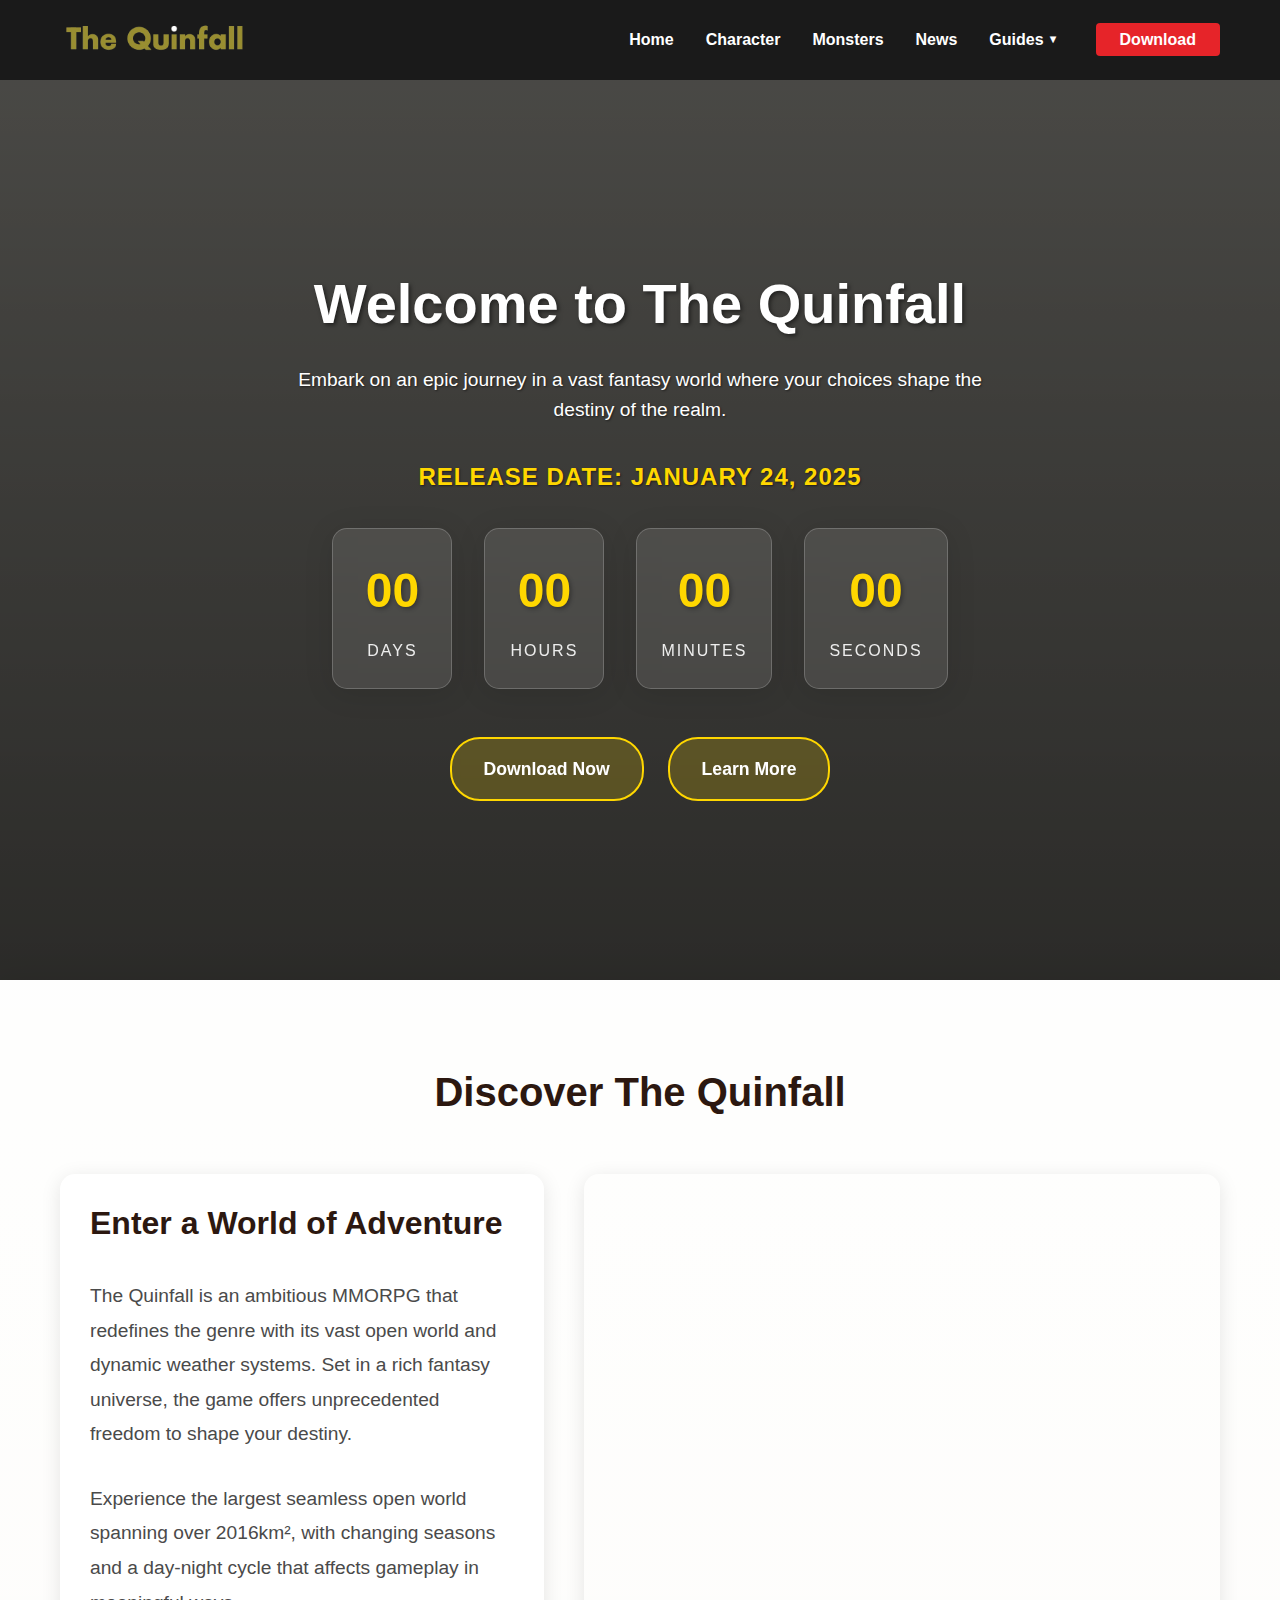
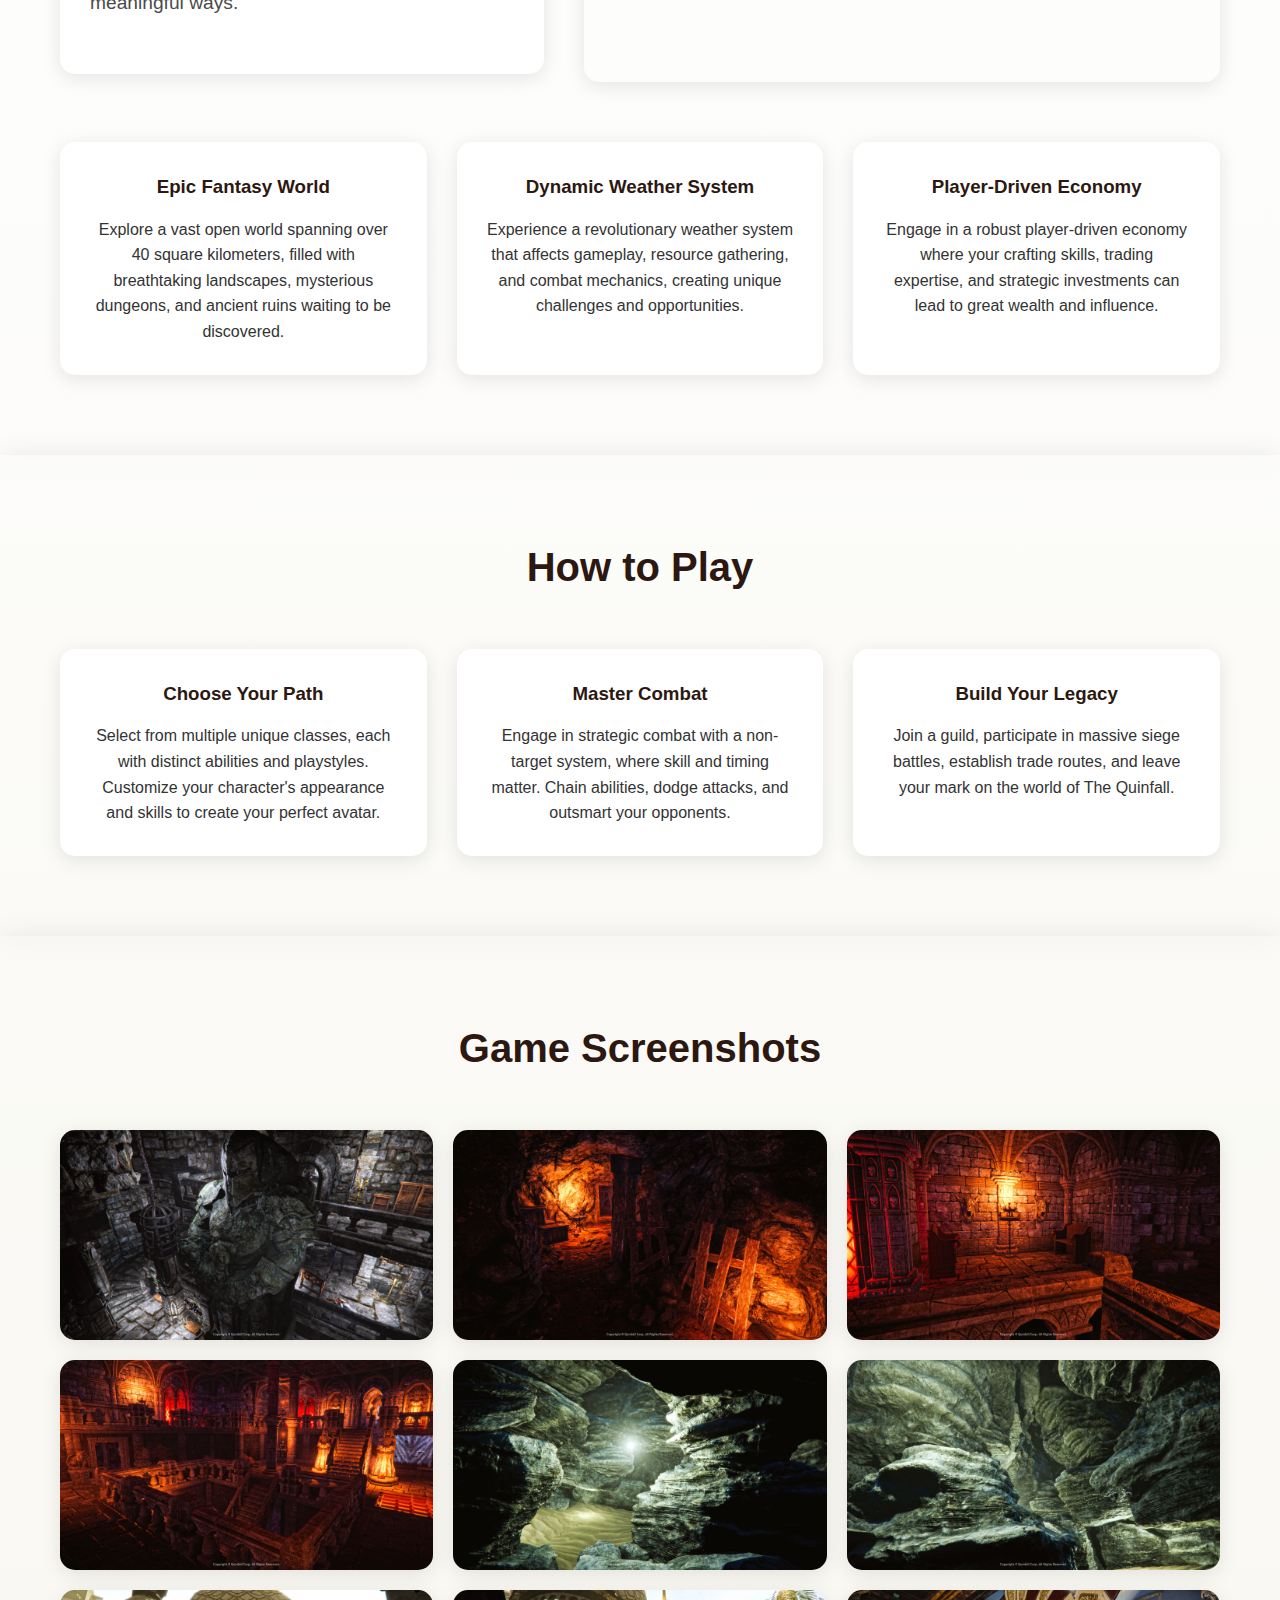
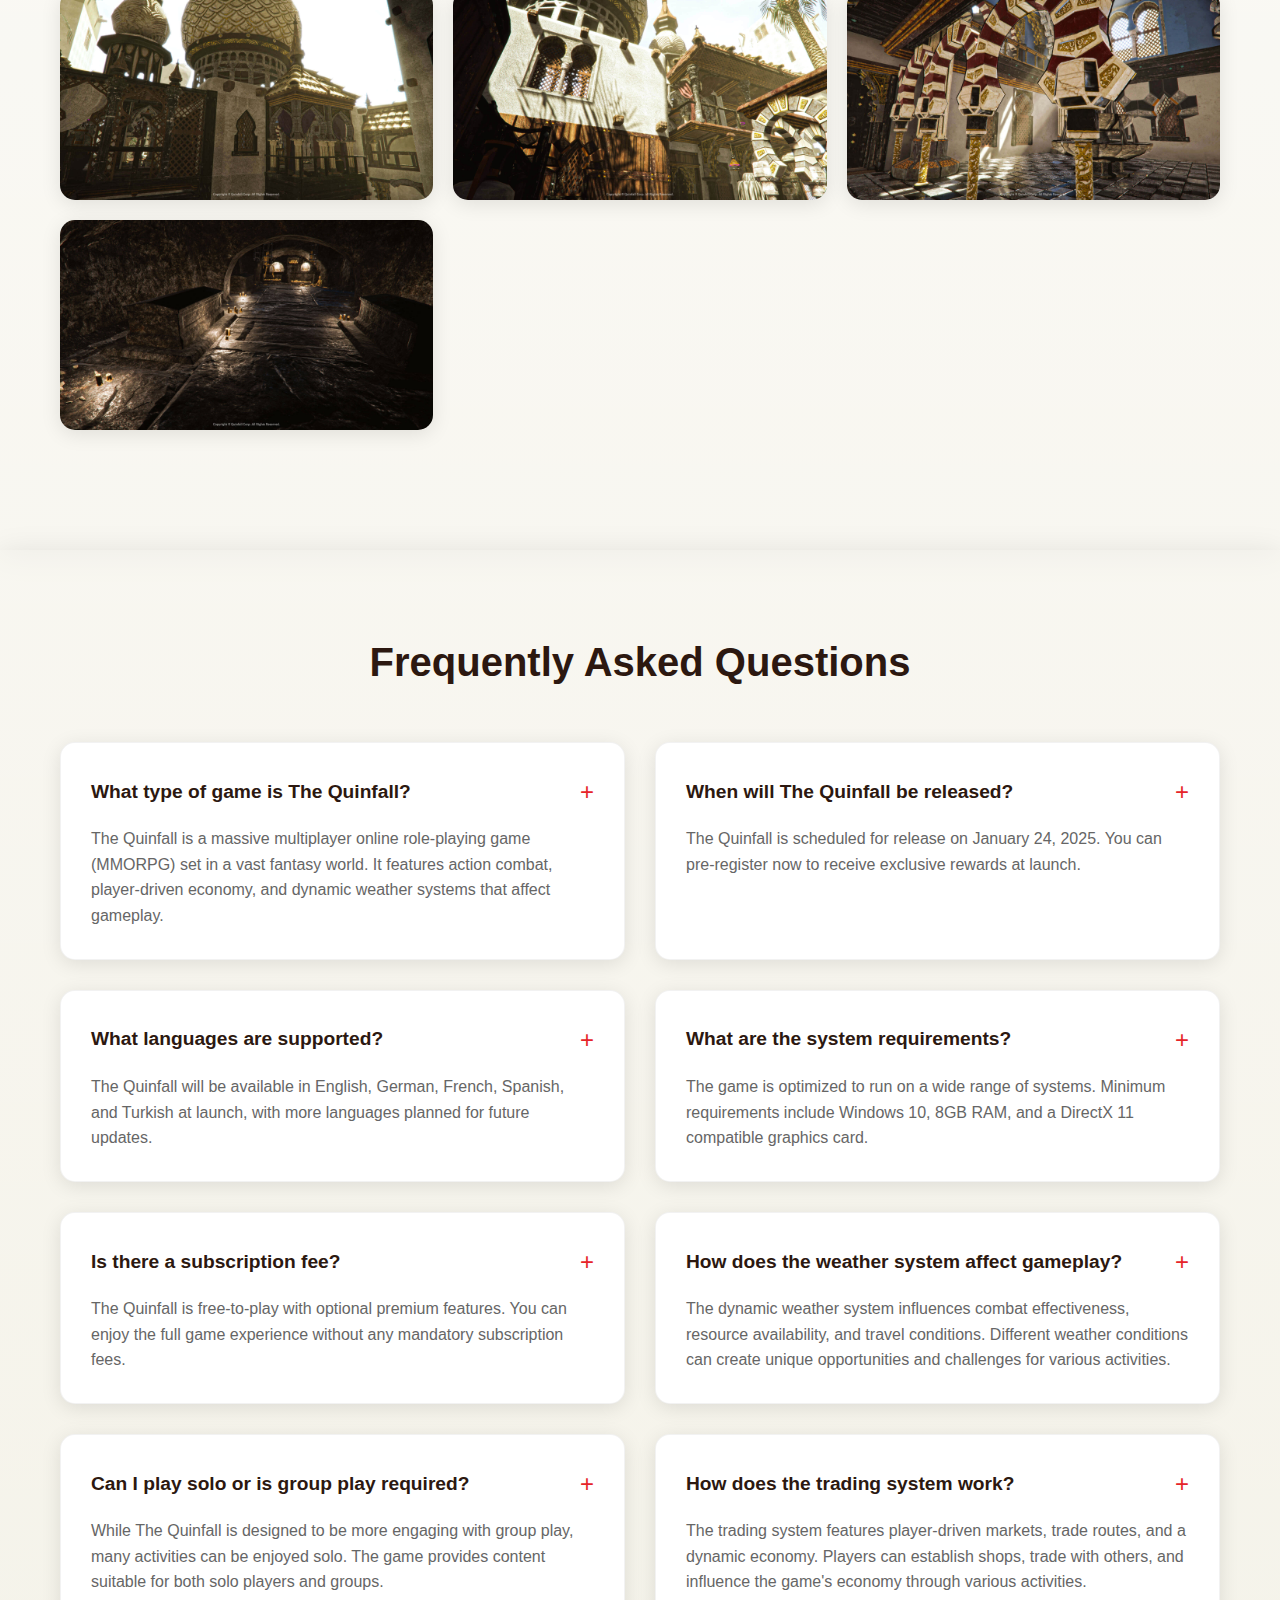
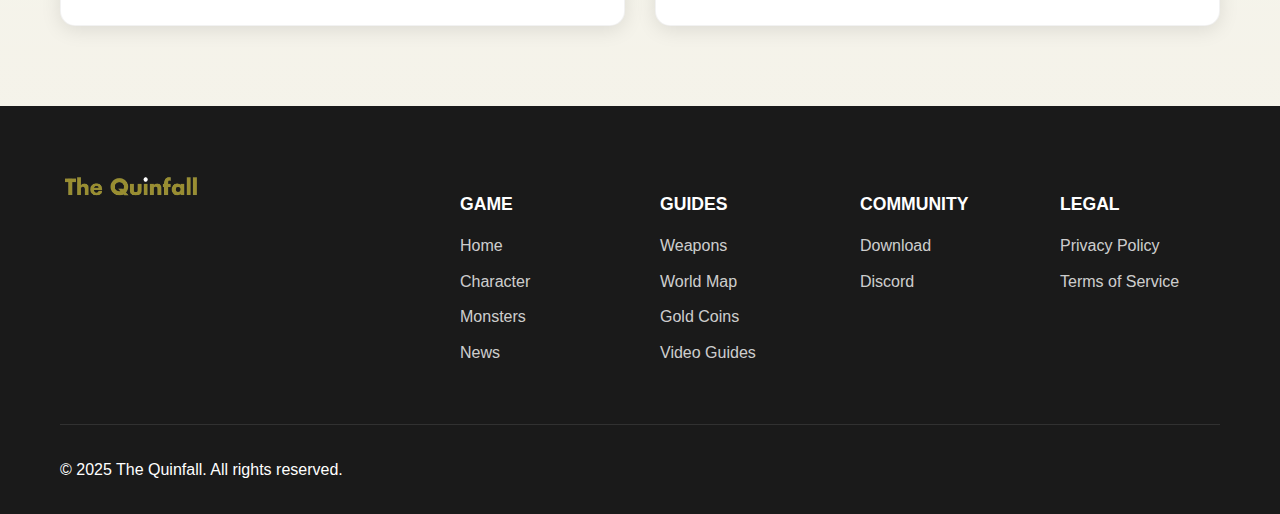
<file: index.html>
<!DOCTYPE html>
<html lang="en">
    <head>
        <meta charset="UTF-8">
        <meta name="viewport" content="width=device-width, initial-scale=1.0">
        <title>The Quinfall - Epic Fantasy MMORPG Adventure Game</title>
        <meta name="description" content="Experience The Quinfall, an epic fantasy MMORPG with a vast open world, dynamic weather system, and player-driven economy. Join the adventure in this immersive multiplayer experience.">
        <meta name="keywords" content="the quinfall, mmorpg, fantasy game, open world game, multiplayer game, rpg game, online rpg">
        
        <!-- Open Graph / Facebook -->
        <meta property="og:type" content="website">
        <meta property="og:url" content="https://thequinfall.com/">
        <meta property="og:title" content="The Quinfall - Epic Fantasy MMORPG Adventure">
        <meta property="og:description" content="Experience The Quinfall, an epic fantasy MMORPG with a vast open world, dynamic weather system, and player-driven economy. Join the adventure in this immersive multiplayer experience.">
        <meta property="og:image" content="https://thequinfall.com/static/logo.png">
        <meta property="og:site_name" content="The Quinfall">
        <meta property="og:locale" content="en_US">
        
        <!-- Twitter -->
        <meta name="twitter:card" content="summary_large_image">
        <meta name="twitter:url" content="https://thequinfall.com/">
        <meta name="twitter:title" content="The Quinfall - Epic Fantasy MMORPG Adventure">
        <meta name="twitter:description" content="Experience The Quinfall, an epic fantasy MMORPG with a vast open world, dynamic weather system, and player-driven economy. Join the adventure in this immersive multiplayer experience.">
        <meta name="twitter:image" content="https://thequinfall.com/static/logo.png">
        
        <!-- Favicon -->
        <link rel="icon" type="image/x-icon" href="static/favicon.ico" sizes="32x32">
        <link rel="apple-touch-icon" href="static/logo.png">
        
        <!-- Canonical -->
        <link rel="canonical" href="https://thequinfall.com/">
        
        <!-- Styles -->
        <link rel="stylesheet" href="static/base.css?v=0.6">
        <meta name="yandex-verification" content="d40cadd59e30ff97" />
        <!-- Microsoft Validation -->
        <meta name="msvalidate.01" content="B362957FC36C5EDDD6079B6D78330424">
        
        <!-- IndexNow -->
        <meta name="IndexNow-Key" content="B362957FC36C5EDDD6079B6D78330424">
        
        <!-- Google tag (gtag.js) -->
        <script async src="https://www.googletagmanager.com/gtag/js?id=G-Q621KQNVG8"></script>
        <script>
          window.dataLayer = window.dataLayer || [];
          function gtag(){dataLayer.push(arguments);}
          gtag('js', new Date());

          gtag('config', 'G-Q621KQNVG8');
        </script>
        <style>
            main {
                background: linear-gradient(180deg, #f5f3e8 0%, #e8e4d0 100%);
                min-height: 100vh;
            }

            .section-common {
                padding: 80px 0;
                background: rgba(255, 255, 255, 0.9);
                box-shadow: 0 4px 30px rgba(0, 0, 0, 0.1);
            }

            .section-title {
                text-align: center;
                margin-bottom: 50px;
                color: #2c1810;
                font-size: 2.5em;
            }

            .video-section {
                display: flex;
                gap: 40px;
                align-items: start;
                margin-bottom: 60px;
            }

            .intro-content {
                flex: 4;
                padding: 30px;
                background: #fff;
                border-radius: 15px;
                box-shadow: 0 4px 20px rgba(0, 0, 0, 0.1);
                height: 500px;
                display: flex;
                flex-direction: column;
                justify-content: center;
            }

            .intro-content h3 {
                color: #2c1810;
                margin-bottom: 30px;
                font-size: 2em;
            }

            .intro-content p {
                font-size: 1.2em;
                line-height: 1.8;
                color: #4a4a4a;
                margin-bottom: 30px;
            }

            .video-container {
                flex: 6;
            }

            .video-wrapper {
                border-radius: 15px;
                overflow: hidden;
                box-shadow: 0 4px 20px rgba(0, 0, 0, 0.1);
            }

            .features-grid {
                display: grid;
                grid-template-columns: repeat(3, 1fr);
                gap: 30px;
            }

            .feature-card {
                background: #fff;
                padding: 30px;
                border-radius: 15px;
                box-shadow: 0 4px 20px rgba(0, 0, 0, 0.1);
                transition: transform 0.3s ease;
            }

            .feature-card:hover {
                transform: translateY(-5px);
            }

            .feature-card h3 {
                color: #2c1810;
                margin-bottom: 15px;
            }

            .screenshots-grid {
                display: grid;
                grid-template-columns: repeat(3, 1fr);
                gap: 30px;
                margin-bottom: 40px;
            }

            .screenshot-placeholder {
                aspect-ratio: 16/9;
                background: #e0ddd1;
                border-radius: 15px;
                overflow: hidden;
                box-shadow: 0 4px 20px rgba(0, 0, 0, 0.1);
            }

            .faq-grid {
                display: grid;
                grid-template-columns: repeat(2, 1fr);
                gap: 30px;
            }

            .faq-item {
                background: #fff;
                padding: 30px;
                border-radius: 15px;
                box-shadow: 0 4px 20px rgba(0, 0, 0, 0.1);
            }

            .faq-item h3 {
                color: #2c1810;
                margin-bottom: 15px;
            }

            /* Section specific backgrounds */
            #about {
                background: linear-gradient(180deg, rgba(255, 255, 255, 0.95) 0%, rgba(255, 255, 255, 0.85) 100%);
            }

            .how-to-play {
                background: linear-gradient(180deg, rgba(255, 255, 255, 0.85) 0%, rgba(255, 255, 255, 0.75) 100%);
            }

            .screenshots {
                background: linear-gradient(180deg, rgba(255, 255, 255, 0.75) 0%, rgba(255, 255, 255, 0.65) 100%);
            }

            .faq {
                background: linear-gradient(180deg, rgba(255, 255, 255, 0.65) 0%, rgba(255, 255, 255, 0.55) 100%);
            }

            @media (max-width: 768px) {
                .video-section {
                    flex-direction: column;
                }

                .intro-content, .video-container {
                    flex: 1;
                    width: 100%;
                }

                .features-grid, .screenshots-grid, .faq-grid {
                    grid-template-columns: 1fr;
                }
            }

            /* Hero section styles */
            .hero {
                position: relative;
                min-height: 100vh;
                display: flex;
                align-items: center;
                justify-content: center;
                color: #fff;
                text-align: center;
                background: linear-gradient(rgba(0, 0, 0, 0.5), rgba(0, 0, 0, 0.7)), no-repeat center center;
                background-size: cover;
            }

            .hero-content {
                max-width: 800px;
                padding: 2rem;
                z-index: 1;
            }

            .hero h1 {
                font-size: 3.5em;
                margin-bottom: 1rem;
                text-shadow: 2px 2px 4px rgba(0, 0, 0, 0.5);
            }

            .hero p {
                font-size: 1.2em;
                margin-bottom: 2rem;
                text-shadow: 1px 1px 2px rgba(0, 0, 0, 0.5);
            }

            .release-date {
                font-size: 1.5em;
                font-weight: bold;
                color: #ffd700;
                margin-bottom: 2rem;
                text-shadow: 1px 1px 2px rgba(0, 0, 0, 0.5);
            }

            .countdown-container {
                display: flex;
                justify-content: center;
                gap: 2rem;
                margin-bottom: 3rem;
            }

            .countdown-item {
                background: rgba(255, 255, 255, 0.1);
                backdrop-filter: blur(10px);
                padding: 1.5rem;
                border-radius: 15px;
                min-width: 120px;
                border: 1px solid rgba(255, 255, 255, 0.2);
                box-shadow: 0 4px 30px rgba(0, 0, 0, 0.1);
            }

            .countdown-item span:first-child {
                font-size: 3em;
                font-weight: bold;
                color: #ffd700;
                display: block;
                margin-bottom: 0.5rem;
                text-shadow: 2px 2px 4px rgba(0, 0, 0, 0.3);
            }

            .countdown-item .label {
                font-size: 1em;
                text-transform: uppercase;
                letter-spacing: 2px;
                color: #fff;
                opacity: 0.9;
            }

            .hero-buttons {
                display: flex;
                gap: 1.5rem;
                justify-content: center;
            }

            .platform-btn {
                padding: 1rem 2rem;
                font-size: 1.1em;
                font-weight: bold;
                text-decoration: none;
                color: #fff;
                background: rgba(255, 215, 0, 0.2);
                border: 2px solid #ffd700;
                border-radius: 30px;
                transition: all 0.3s ease;
                backdrop-filter: blur(5px);
            }

            .platform-btn:hover {
                background: rgba(255, 215, 0, 0.4);
                transform: translateY(-2px);
            }

            @media (max-width: 768px) {
                .hero h1 {
                    font-size: 2.5em;
                }

                .countdown-container {
                    gap: 1rem;
                }

                .countdown-item {
                    min-width: 80px;
                    padding: 1rem;
                }

                .countdown-item span:first-child {
                    font-size: 2em;
                }

                .hero-buttons {
                    flex-direction: column;
                    align-items: center;
                }
            }

            .screenshots-grid {
                display: grid;
                grid-template-columns: repeat(3, 1fr);
                gap: 20px;
                margin-bottom: 40px;
            }

            .screenshot-item {
                position: relative;
                border-radius: 15px;
                overflow: hidden;
                box-shadow: 0 4px 20px rgba(0, 0, 0, 0.1);
                transition: transform 0.3s ease;
                aspect-ratio: 16/9;
            }

            .screenshot-item:hover {
                transform: translateY(-5px);
            }

            .screenshot-item img {
                width: 100%;
                height: 100%;
                object-fit: cover;
                transition: transform 0.3s ease;
            }

            .screenshot-item:hover img {
                transform: scale(1.05);
            }

            @media (max-width: 768px) {
                .screenshots-grid {
                    grid-template-columns: repeat(2, 1fr);
                }
            }

            @media (max-width: 480px) {
                .screenshots-grid {
                    grid-template-columns: 1fr;
                }
            }
        </style>
    </head>
    <body>
        <script type="text/javascript">
            atOptions = {
                'key' : '8b9e93f7f23a6c99609eb806aa335c65',
                'format' : 'iframe',
                'height' : 60,
                'width' : 468,
                'params' : {}
            };
        </script>
        <script type="text/javascript" src="//www.highperformanceformat.com/8b9e93f7f23a6c99609eb806aa335c65/invoke.js"></script>
        <header>
            <div class="container">
                <nav>
                    <div class="logo">
                        <img src="static/logo.png" alt="The Quinfall Logo">
                    </div>
                    <ul>
                        <li><a href="/">Home</a></li>
                        <li><a href="/character">Character</a></li>
                        <li><a href="/monsters">Monsters</a></li>
                        <li><a href="/news">News</a></li>
                        <li class="dropdown">
                            <a href="#" class="dropdown-toggle">Guides</a>
                            <ul class="dropdown-menu">
                                <li><a href="/guides/weapons">Weapons</a></li>
                                <li><a href="/guides/world">World Map</a></li>
                                <li><a href="/guides/gold-coins">Gold Coins</a></li>
                                <li><a href="/guides/video-guides">Video Guides</a></li>
                            </ul>
                        </li>
                        <li><a href="/download" class="download-btn">Download</a></li>
                    </ul>
                    <div class="mobile-menu">
                        <span></span>
                        <span></span>
                        <span></span>
                    </div>
                </nav>
            </div>
        </header>

        <main>
            <!-- Hero Section -->
            <section class="hero">
                <div class="hero-content">
                    <h1>Welcome to The Quinfall</h1>
                    <p>Embark on an epic journey in a vast fantasy world where your choices shape the destiny of the realm.</p>
                    <div class="release-date">Release Date: January 24, 2025</div>
                    <div class="countdown-container">
                        <div class="countdown-item">
                            <span id="days">00</span>
                            <span class="label">Days</span>
                        </div>
                        <div class="countdown-item">
                            <span id="hours">00</span>
                            <span class="label">Hours</span>
                        </div>
                        <div class="countdown-item">
                            <span id="minutes">00</span>
                            <span class="label">Minutes</span>
                        </div>
                        <div class="countdown-item">
                            <span id="seconds">00</span>
                            <span class="label">Seconds</span>
                        </div>
                    </div>
                    <div class="hero-buttons">
                        <a href="/download" class="platform-btn">Download Now</a>
                        <a href="#about" class="platform-btn">Learn More</a>
                    </div>
                </div>
            </section>

            <!-- About Section -->
            <section id="about" class="section-common">
                <div class="container">
                    <h2 class="section-title">Discover The Quinfall</h2>
                    <div class="video-section">
                        <div class="intro-content">
                            <h3>Enter a World of Adventure</h3>
                            <p>The Quinfall is an ambitious MMORPG that redefines the genre with its vast open world and dynamic weather systems. Set in a rich fantasy universe, the game offers unprecedented freedom to shape your destiny.</p>
                            <p>Experience the largest seamless open world spanning over 2016km², with changing seasons and a day-night cycle that affects gameplay in meaningful ways.</p>
                        </div>
                        <div class="video-container">
                            <div class="video-wrapper">
                                <iframe width="100%" height="500" src="https://www.youtube.com/embed/6SC_JO-xecU?si=-RWIKp7G6nITp80L" title="YouTube video player" frameborder="0" allow="accelerometer; autoplay; clipboard-write; encrypted-media; gyroscope; picture-in-picture; web-share" referrerpolicy="strict-origin-when-cross-origin" allowfullscreen></iframe>
                            </div>
                        </div>
                    </div>
                    <div class="features-grid">
                        <div class="feature-card">
                            <h3>Epic Fantasy World</h3>
                            <p>Explore a vast open world spanning over 40 square kilometers, filled with breathtaking landscapes, mysterious dungeons, and ancient ruins waiting to be discovered.</p>
                        </div>
                        <div class="feature-card">
                            <h3>Dynamic Weather System</h3>
                            <p>Experience a revolutionary weather system that affects gameplay, resource gathering, and combat mechanics, creating unique challenges and opportunities.</p>
                        </div>
                        <div class="feature-card">
                            <h3>Player-Driven Economy</h3>
                            <p>Engage in a robust player-driven economy where your crafting skills, trading expertise, and strategic investments can lead to great wealth and influence.</p>
                        </div>
                    </div>
                </div>
            </section>

            <!-- How to Play Section -->
            <section class="how-to-play section-common">
                <div class="container">
                    <h2 class="section-title">How to Play</h2>
                    <div class="features-grid">
                        <div class="feature-card">
                            <h3>Choose Your Path</h3>
                            <p>Select from multiple unique classes, each with distinct abilities and playstyles. Customize your character's appearance and skills to create your perfect avatar.</p>
                        </div>
                        <div class="feature-card">
                            <h3>Master Combat</h3>
                            <p>Engage in strategic combat with a non-target system, where skill and timing matter. Chain abilities, dodge attacks, and outsmart your opponents.</p>
                        </div>
                        <div class="feature-card">
                            <h3>Build Your Legacy</h3>
                            <p>Join a guild, participate in massive siege battles, establish trade routes, and leave your mark on the world of The Quinfall.</p>
                        </div>
                    </div>
                </div>
            </section>

            <!-- Game Screenshots Section -->
            <section class="screenshots section-common">
                <div class="container">
                    <h2 class="section-title">Game Screenshots</h2>
                    <div class="screenshots-grid">
                        <div class="screenshot-item">
                            <img src="static/images/wp-1-horizontal.jpg" alt="The Quinfall - Epic Battle Scene" loading="lazy">
                        </div>
                        <div class="screenshot-item">
                            <img src="static/images/wp-2-horizontal.jpg" alt="The Quinfall - Mystical Forest" loading="lazy">
                        </div>
                        <div class="screenshot-item">
                            <img src="static/images/wp-3-horizontal.jpg" alt="The Quinfall - Ancient Ruins" loading="lazy">
                        </div>
                        <div class="screenshot-item">
                            <img src="static/images/wp-4-horizontal.jpg" alt="The Quinfall - Character Customization" loading="lazy">
                        </div>
                        <div class="screenshot-item">
                            <img src="static/images/wp-5-horizontal.jpg" alt="The Quinfall - Dynamic Weather System" loading="lazy">
                        </div>
                        <div class="screenshot-item">
                            <img src="static/images/wp-6-horizontal.jpg" alt="The Quinfall - Trading System" loading="lazy">
                        </div>
                        <div class="screenshot-item">
                            <img src="static/images/wp-7-horizontal.jpg" alt="The Quinfall - Guild Warfare" loading="lazy">
                        </div>
                        <div class="screenshot-item">
                            <img src="static/images/wp-8-horizontal.jpg" alt="The Quinfall - Crafting System" loading="lazy">
                        </div>
                        <div class="screenshot-item">
                            <img src="static/images/wp-9-horizontal.jpg" alt="The Quinfall - World Map" loading="lazy">
                        </div>
                        <div class="screenshot-item">
                            <img src="static/images/wp-10-horizontal.jpg" alt="The Quinfall - Boss Battle" loading="lazy">
                        </div>
                    </div>
                </div>
            </section>

            <!-- FAQ Section -->
            <section class="faq section-common">
                <div class="container">
                    <h2 class="section-title">Frequently Asked Questions</h2>
                    <div class="faq-grid">
                        <div class="faq-item">
                            <h3>What type of game is The Quinfall?</h3>
                            <p>The Quinfall is a massive multiplayer online role-playing game (MMORPG) set in a vast fantasy world. It features action combat, player-driven economy, and dynamic weather systems that affect gameplay.</p>
                        </div>
                        <div class="faq-item">
                            <h3>When will The Quinfall be released?</h3>
                            <p>The Quinfall is scheduled for release on January 24, 2025. You can pre-register now to receive exclusive rewards at launch.</p>
                        </div>
                        <div class="faq-item">
                            <h3>What languages are supported?</h3>
                            <p>The Quinfall will be available in English, German, French, Spanish, and Turkish at launch, with more languages planned for future updates.</p>
                        </div>
                        <div class="faq-item">
                            <h3>What are the system requirements?</h3>
                            <p>The game is optimized to run on a wide range of systems. Minimum requirements include Windows 10, 8GB RAM, and a DirectX 11 compatible graphics card.</p>
                        </div>
                        <div class="faq-item">
                            <h3>Is there a subscription fee?</h3>
                            <p>The Quinfall is free-to-play with optional premium features. You can enjoy the full game experience without any mandatory subscription fees.</p>
                        </div>
                        <div class="faq-item">
                            <h3>How does the weather system affect gameplay?</h3>
                            <p>The dynamic weather system influences combat effectiveness, resource availability, and travel conditions. Different weather conditions can create unique opportunities and challenges for various activities.</p>
                        </div>
                        <div class="faq-item">
                            <h3>Can I play solo or is group play required?</h3>
                            <p>While The Quinfall is designed to be more engaging with group play, many activities can be enjoyed solo. The game provides content suitable for both solo players and groups.</p>
                        </div>
                        <div class="faq-item">
                            <h3>How does the trading system work?</h3>
                            <p>The trading system features player-driven markets, trade routes, and a dynamic economy. Players can establish shops, trade with others, and influence the game's economy through various activities.</p>
                        </div>
                    </div>
                </div>
            </section>
        </main>

        <footer>
            <div class="container">
                <div class="footer-content">
                    <div class="footer-logo">
                        <img src="static/logo.png" alt="The Quinfall Logo">
                        <div class="social-links">
                            <a href="https://discord.gg/thequinfall" target="_blank" aria-label="Discord">
                                <svg viewBox="0 0 24 24"><path d="M20.317 4.37a19.791 19.791 0 0 0-4.885-1.515a.074.074 0 0 0-.079.037c-.21.375-.444.864-.608 1.25a18.27 18.27 0 0 0-5.487 0a12.64 12.64 0 0 0-.617-1.25a.077.077 0 0 0-.079-.037A19.736 19.736 0 0 0 3.677 4.37a.07.07 0 0 0-.032.027C.533 9.046-.32 13.58.099 18.057a.082.082 0 0 0 .031.057a19.9 19.9 0 0 0 5.993 3.03a.078.078 0 0 0 .084-.028a14.09 14.09 0 0 0 1.226-1.994a.076.076 0 0 0-.041-.106a13.107 13.107 0 0 1-1.872-.892a.077.077 0 0 1-.008-.128a10.2 10.2 0 0 0 .372-.292a.074.074 0 0 1 .077-.01c3.928 1.793 8.18 1.793 12.062 0a.074.074 0 0 1 .078.01c.12.098.246.198.373.292a.077.077 0 0 1-.006.127a12.299 12.299 0 0 1-1.873.892a.077.077 0 0 0-.041.107c.36.698.772 1.362 1.225 1.993a.076.076 0 0 0 .084.028a19.839 19.839 0 0 0 6.002-3.03a.077.077 0 0 0 .032-.054c.5-5.177-.838-9.674-3.549-13.66a.061.061 0 0 0-.031-.03z"/></svg>
                            </a>
                        </div>
                    </div>
                    <div class="footer-links">
                        <div class="footer-column">
                            <h3>Game</h3>
                            <ul>
                                <li><a href="/">Home</a></li>
                                <li><a href="/character">Character</a></li>
                                <li><a href="/monsters">Monsters</a></li>
                                <li><a href="/news">News</a></li>
                            </ul>
                        </div>
                        <div class="footer-column">
                            <h3>Guides</h3>
                            <ul>
                                <li><a href="/guides/weapons">Weapons</a></li>
                                <li><a href="/guides/world">World Map</a></li>
                                <li><a href="/guides/gold-coins">Gold Coins</a></li>
                                <li><a href="/guides/video-guides">Video Guides</a></li>
                            </ul>
                        </div>
                        <div class="footer-column">
                            <h3>Community</h3>
                            <ul>
                                <li><a href="/download">Download</a></li>
                                <li><a href="https://discord.gg/thequinfall" target="_blank">Discord</a></li>
                            </ul>
                        </div>
                        <div class="footer-column">
                            <h3>Legal</h3>
                            <ul>
                                <li><a href="/privacy-policy">Privacy Policy</a></li>
                                <li><a href="/terms-of-service">Terms of Service</a></li>
                            </ul>
                        </div>
                    </div>
                </div>
                <div class="footer-bottom">
                    <p>© 2025 The Quinfall. All rights reserved.</p>
                </div>
            </div>
        </footer>
        <script>
        // Set countdown target date to January 24, 2025 UTC 00:00
        const countDownDate = new Date('January 24, 2025 00:00:00 UTC').getTime();

        // Update countdown every second
        const countdown = setInterval(function() {
            const now = new Date().getTime();
            const distance = countDownDate - now;
            
            // Calculate days, hours, minutes and seconds
            const days = Math.floor(distance / (1000 * 60 * 60 * 24));
            const hours = Math.floor((distance % (1000 * 60 * 60 * 24)) / (1000 * 60 * 60));
            const minutes = Math.floor((distance % (1000 * 60 * 60)) / (1000 * 60));
            const seconds = Math.floor((distance % (1000 * 60)) / 1000);
            
            // Update display
            document.getElementById('days').innerHTML = String(days).padStart(2, '0');
            document.getElementById('hours').innerHTML = String(hours).padStart(2, '0');
            document.getElementById('minutes').innerHTML = String(minutes).padStart(2, '0');
            document.getElementById('seconds').innerHTML = String(seconds).padStart(2, '0');
            
            // When countdown is finished
            if (distance < 0) {
                clearInterval(countdown);
                document.getElementById('days').innerHTML = "00";
                document.getElementById('hours').innerHTML = "00";
                document.getElementById('minutes').innerHTML = "00";
                document.getElementById('seconds').innerHTML = "00";
            }
        }, 1000);
        </script>
    </body>
</html>
</file>
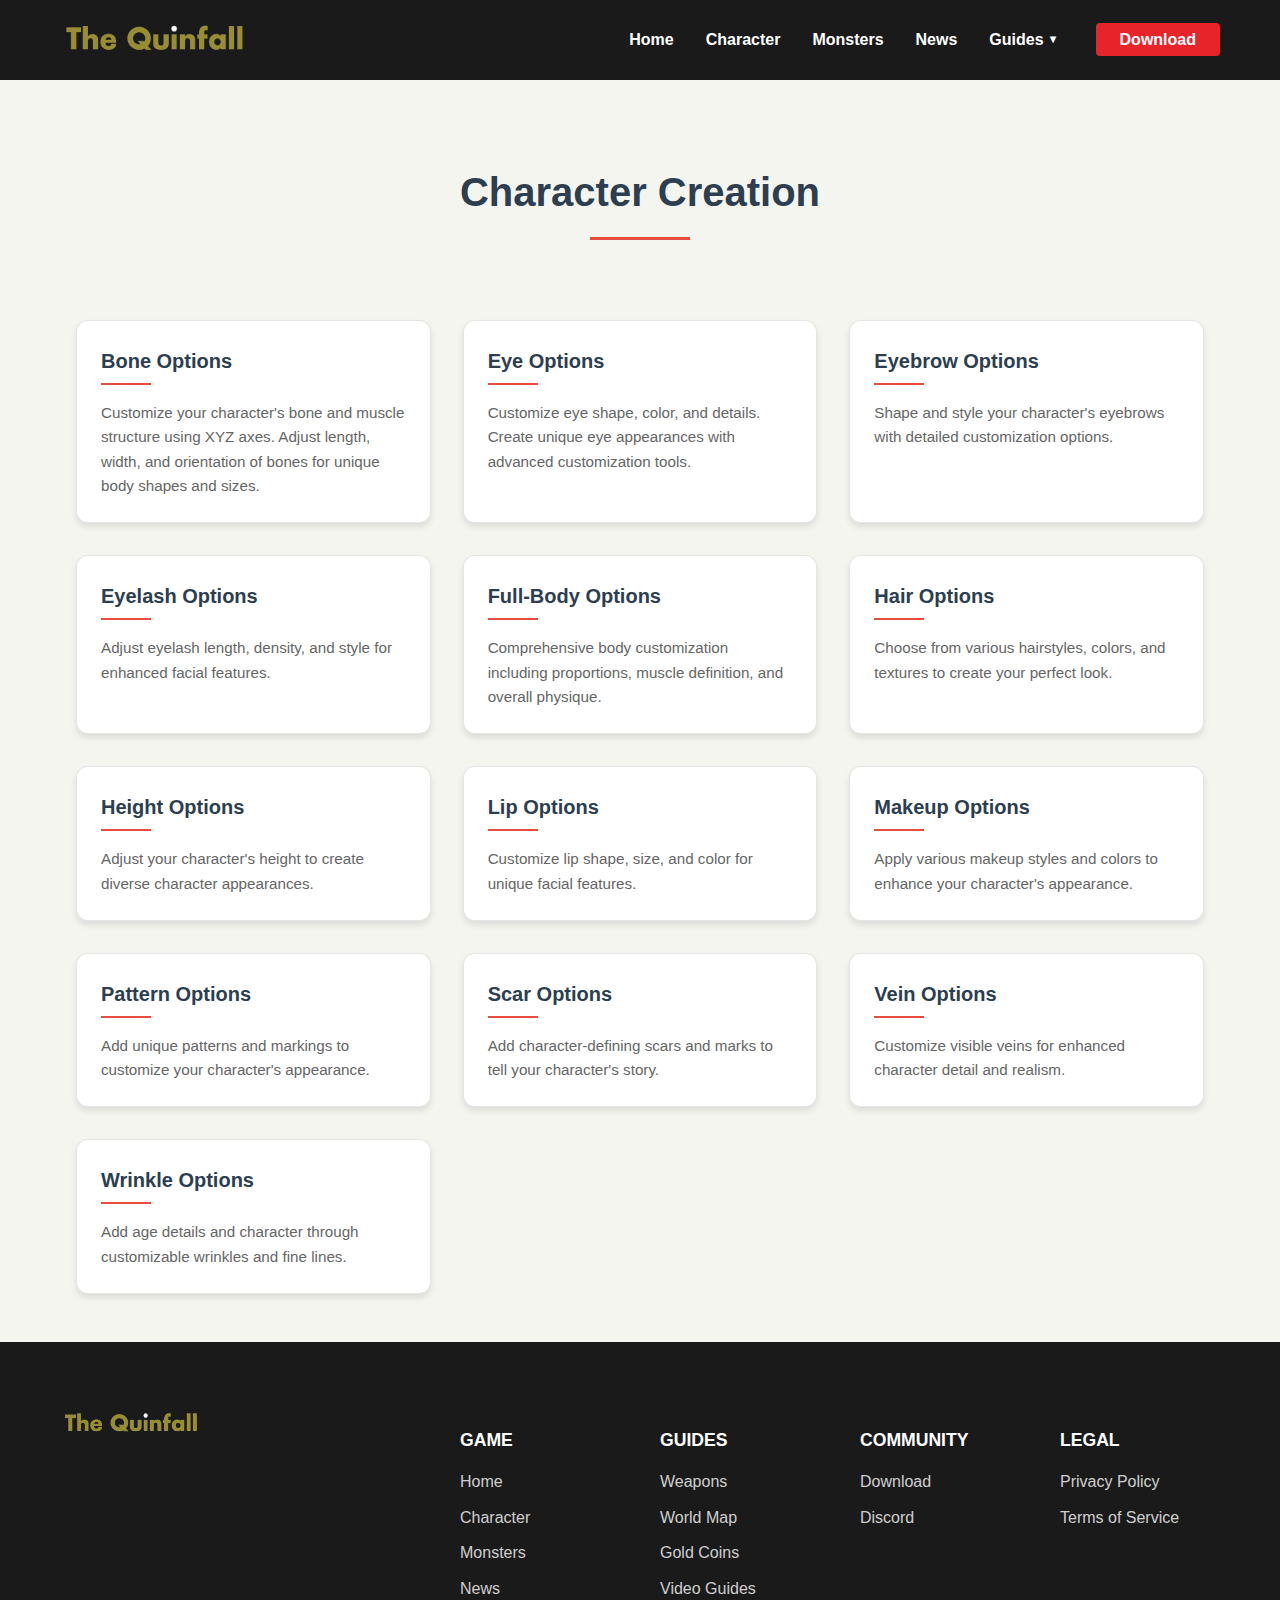
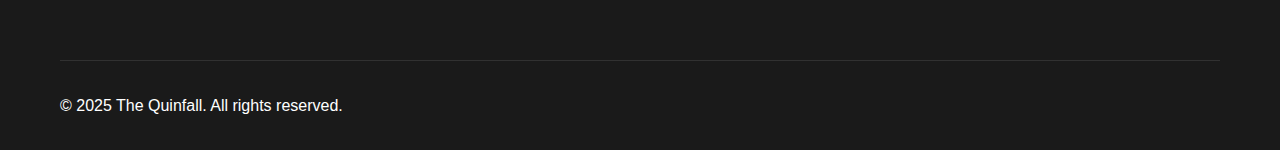
<file: character.html>
<!DOCTYPE html>
<html lang="en">
    <head>
        <meta charset="UTF-8">
        <meta name="viewport" content="width=device-width, initial-scale=1.0">
        <title>The Quinfall - Character Creation & Customization</title>
        <meta name="description" content="Create and customize your unique character in The Quinfall. Explore extensive customization options, choose your class, and begin your epic adventure in this immersive MMORPG.">
        <meta name="keywords" content="the quinfall character creation, character customization, mmorpg characters, quinfall classes">
        
        <!-- Open Graph / Facebook -->
        <meta property="og:type" content="website">
        <meta property="og:url" content="https://thequinfall.com/character">
        <meta property="og:title" content="The Quinfall - Character Creation & Customization">
        <meta property="og:description" content="Create and customize your unique character in The Quinfall. Explore extensive customization options, choose your class, and begin your epic adventure in this immersive MMORPG.">
        <meta property="og:image" content="https://thequinfall.com/static/logo.png">
        <meta property="og:site_name" content="The Quinfall">
        <meta property="og:locale" content="en_US">
        
        <!-- Twitter -->
        <meta name="twitter:card" content="summary_large_image">
        <meta name="twitter:url" content="https://thequinfall.com/character">
        <meta name="twitter:title" content="The Quinfall - Character Creation & Customization">
        <meta name="twitter:description" content="Create and customize your unique character in The Quinfall. Explore extensive customization options, choose your class, and begin your epic adventure in this immersive MMORPG.">
        <meta name="twitter:image" content="https://thequinfall.com/static/logo.png">
        
        <!-- Favicon -->
        <link rel="icon" type="image/x-icon" href="static/favicon.ico" sizes="32x32">
        <link rel="apple-touch-icon" href="static/logo.png">
        
        <!-- Canonical -->
        <link rel="canonical" href="https://thequinfall.com/character">
        <meta name="yandex-verification" content="d40cadd59e30ff97" />
        <!-- Styles -->
        <link rel="stylesheet" href="static/base.css?v=0.11">
        <!-- IndexNow -->
        <meta name="IndexNow-Key" content="B362957FC36C5EDDD6079B6D78330424">
        <!-- Microsoft Validation -->
        <meta name="msvalidate.01" content="B362957FC36C5EDDD6079B6D78330424">
        
        <!-- Google tag (gtag.js) -->
        <script async src="https://www.googletagmanager.com/gtag/js?id=G-Q621KQNVG8"></script>
        <script>
          window.dataLayer = window.dataLayer || [];
          function gtag(){dataLayer.push(arguments);}
          gtag('js', new Date());

          gtag('config', 'G-Q621KQNVG8');
        </script>
        <style>
           
            main {
                background-color: #f5f5f0;
                min-height: 100vh;
                padding-top: 160px;
                padding: auto;
            }

            h1 {
                color: #2c3e50;
                text-align: center;
                font-size: 2.5rem;
                margin-bottom: 2rem;
                position: relative;
                padding-bottom: 1rem;
            }

            h1:after {
                content: '';
                position: absolute;
                bottom: 0;
                left: 50%;
                transform: translateX(-50%);
                width: 100px;
                height: 3px;
                background: #e74c3c;
            }

            .character-options {
                padding: 2rem 0;
            }

            .options-grid {
                display: grid;
                grid-template-columns: repeat(auto-fit, minmax(300px, 1fr));
                gap: 2rem;
                padding: 1rem;
                max-width: 1400px;
                margin: 0 auto;
            }

            .option-card {
                background: white;
                border-radius: 12px;
                padding: 1.5rem;
                box-shadow: 0 4px 6px rgba(0,0,0,0.1);
                transition: transform 0.3s ease, box-shadow 0.3s ease;
                border: 1px solid rgba(0,0,0,0.1);
            }

            .option-card:hover {
                transform: translateY(-5px);
                box-shadow: 0 8px 12px rgba(0,0,0,0.15);
            }

            .option-card h3 {
                color: #2c3e50;
                margin-bottom: 1rem;
                font-size: 1.25rem;
                position: relative;
                padding-bottom: 0.5rem;
            }

            .option-card h3:after {
                content: '';
                position: absolute;
                bottom: 0;
                left: 0;
                width: 50px;
                height: 2px;
                background: #e74c3c;
            }

            .option-card p {
                color: #666;
                line-height: 1.6;
                font-size: 0.95rem;
            }

          

            @media (max-width: 768px) {
                .options-grid {
                    grid-template-columns: 1fr;
                    padding: 1rem;
                }

                h1 {
                    font-size: 2rem;
                }
            }
        </style>
    </head>
    <body>
        <script type="text/javascript">
            atOptions = {
                'key' : '8b9e93f7f23a6c99609eb806aa335c65',
                'format' : 'iframe',
                'height' : 60,
                'width' : 468,
                'params' : {}
            };
        </script>
        <script type="text/javascript" src="//www.highperformanceformat.com/8b9e93f7f23a6c99609eb806aa335c65/invoke.js"></script>
        <header>
            <div class="container">
                <nav>
                    <div class="logo">
                        <img src="static/logo.png" alt="The Quinfall Logo">
                    </div>
                    <ul>
                        <li><a href="/">Home</a></li>
                        <li><a href="/character">Character</a></li>
                        <li><a href="/monsters">Monsters</a></li>
                        <li><a href="/news">News</a></li>
                        <li class="dropdown">
                            <a href="#" class="dropdown-toggle">Guides</a>
                            <ul class="dropdown-menu">
                                <li><a href="/guides/weapons">Weapons</a></li>
                                <li><a href="/guides/world">World Map</a></li>
                                <li><a href="/guides/gold-coins">Gold Coins</a></li>
                                <li><a href="/guides/video-guides">Video Guides</a></li>
                            </ul>
                        </li>
                        <li><a href="/download" class="download-btn">Download</a></li>
                    </ul>
                    <div class="mobile-menu">
                        <span></span>
                        <span></span>
                        <span></span>
                    </div>
                </nav>
            </div>
        </header>
        <main>
            <div class="container">
                <h1>Character Creation</h1>
                <div class="character-options">
                    <div class="options-grid">
                        <div class="option-card">
                            <h3>Bone Options</h3>
                            <p>Customize your character's bone and muscle structure using XYZ axes. Adjust length, width, and orientation of bones for unique body shapes and sizes.</p>
                        </div>
                        
                        <div class="option-card">
                            <h3>Eye Options</h3>
                            <p>Customize eye shape, color, and details. Create unique eye appearances with advanced customization tools.</p>
                        </div>

                        <div class="option-card">
                            <h3>Eyebrow Options</h3>
                            <p>Shape and style your character's eyebrows with detailed customization options.</p>
                        </div>

                        <div class="option-card">
                            <h3>Eyelash Options</h3>
                            <p>Adjust eyelash length, density, and style for enhanced facial features.</p>
                        </div>

                        <div class="option-card">
                            <h3>Full-Body Options</h3>
                            <p>Comprehensive body customization including proportions, muscle definition, and overall physique.</p>
                        </div>

                        <div class="option-card">
                            <h3>Hair Options</h3>
                            <p>Choose from various hairstyles, colors, and textures to create your perfect look.</p>
                        </div>

                        <div class="option-card">
                            <h3>Height Options</h3>
                            <p>Adjust your character's height to create diverse character appearances.</p>
                        </div>

                        <div class="option-card">
                            <h3>Lip Options</h3>
                            <p>Customize lip shape, size, and color for unique facial features.</p>
                        </div>

                        <div class="option-card">
                            <h3>Makeup Options</h3>
                            <p>Apply various makeup styles and colors to enhance your character's appearance.</p>
                        </div>

                        <div class="option-card">
                            <h3>Pattern Options</h3>
                            <p>Add unique patterns and markings to customize your character's appearance.</p>
                        </div>

                        <div class="option-card">
                            <h3>Scar Options</h3>
                            <p>Add character-defining scars and marks to tell your character's story.</p>
                        </div>

                        <div class="option-card">
                            <h3>Vein Options</h3>
                            <p>Customize visible veins for enhanced character detail and realism.</p>
                        </div>

                        <div class="option-card">
                            <h3>Wrinkle Options</h3>
                            <p>Add age details and character through customizable wrinkles and fine lines.</p>
                        </div>
                    </div>
                </div>
            </div>
        </main>
        
        <footer>
            <div class="container">
                <div class="footer-content">
                    <div class="footer-logo">
                        <img src="static/logo.png" alt="The Quinfall Logo">
                        <div class="social-links">
                            <a href="https://discord.gg/thequinfall" target="_blank" aria-label="Discord">
                                <svg viewBox="0 0 24 24"><path d="M20.317 4.37a19.791 19.791 0 0 0-4.885-1.515a.074.074 0 0 0-.079.037c-.21.375-.444.864-.608 1.25a18.27 18.27 0 0 0-5.487 0a12.64 12.64 0 0 0-.617-1.25a.077.077 0 0 0-.079-.037A19.736 19.736 0 0 0 3.677 4.37a.07.07 0 0 0-.032.027C.533 9.046-.32 13.58.099 18.057a.082.082 0 0 0 .031.057a19.9 19.9 0 0 0 5.993 3.03a.078.078 0 0 0 .084-.028a14.09 14.09 0 0 0 1.226-1.994a.076.076 0 0 0-.041-.106a13.107 13.107 0 0 1-1.872-.892a.077.077 0 0 1-.008-.128a10.2 10.2 0 0 0 .372-.292a.074.074 0 0 1 .077-.01c3.928 1.793 8.18 1.793 12.062 0a.074.074 0 0 1 .078.01c.12.098.246.198.373.292a.077.077 0 0 1-.006.127a12.299 12.299 0 0 1-1.873.892a.077.077 0 0 0-.041.107c.36.698.772 1.362 1.225 1.993a.076.076 0 0 0 .084.028a19.839 19.839 0 0 0 6.002-3.03a.077.077 0 0 0 .032-.054c.5-5.177-.838-9.674-3.549-13.66a.061.061 0 0 0-.031-.03z"/></svg>
                            </a>
                        </div>
                    </div>
                    <div class="footer-links">
                        <div class="footer-column">
                            <h3>Game</h3>
                            <ul>
                                <li><a href="/">Home</a></li>
                                <li><a href="/character">Character</a></li>
                                <li><a href="/monsters">Monsters</a></li>
                                <li><a href="/news">News</a></li>
                            </ul>
                        </div>
                        <div class="footer-column">
                            <h3>Guides</h3>
                            <ul>
                                <li><a href="/guides/weapons">Weapons</a></li>
                                <li><a href="/guides/world">World Map</a></li>
                                <li><a href="/guides/gold-coins">Gold Coins</a></li>
                                <li><a href="/guides/video-guides">Video Guides</a></li>
                            </ul>
                        </div>
                        <div class="footer-column">
                            <h3>Community</h3>
                            <ul>
                                <li><a href="/download">Download</a></li>
                                <li><a href="https://discord.gg/thequinfall" target="_blank">Discord</a></li>
                            </ul>
                        </div>
                        <div class="footer-column">
                            <h3>Legal</h3>
                            <ul>
                                <li><a href="/privacy-policy">Privacy Policy</a></li>
                                <li><a href="/terms-of-service">Terms of Service</a></li>
                            </ul>
                        </div>
                    </div>
                </div>
                <div class="footer-bottom">
                    <p>© 2025 The Quinfall. All rights reserved.</p>
                </div>
            </div>
        </footer>
    </body>
</html>
</file>
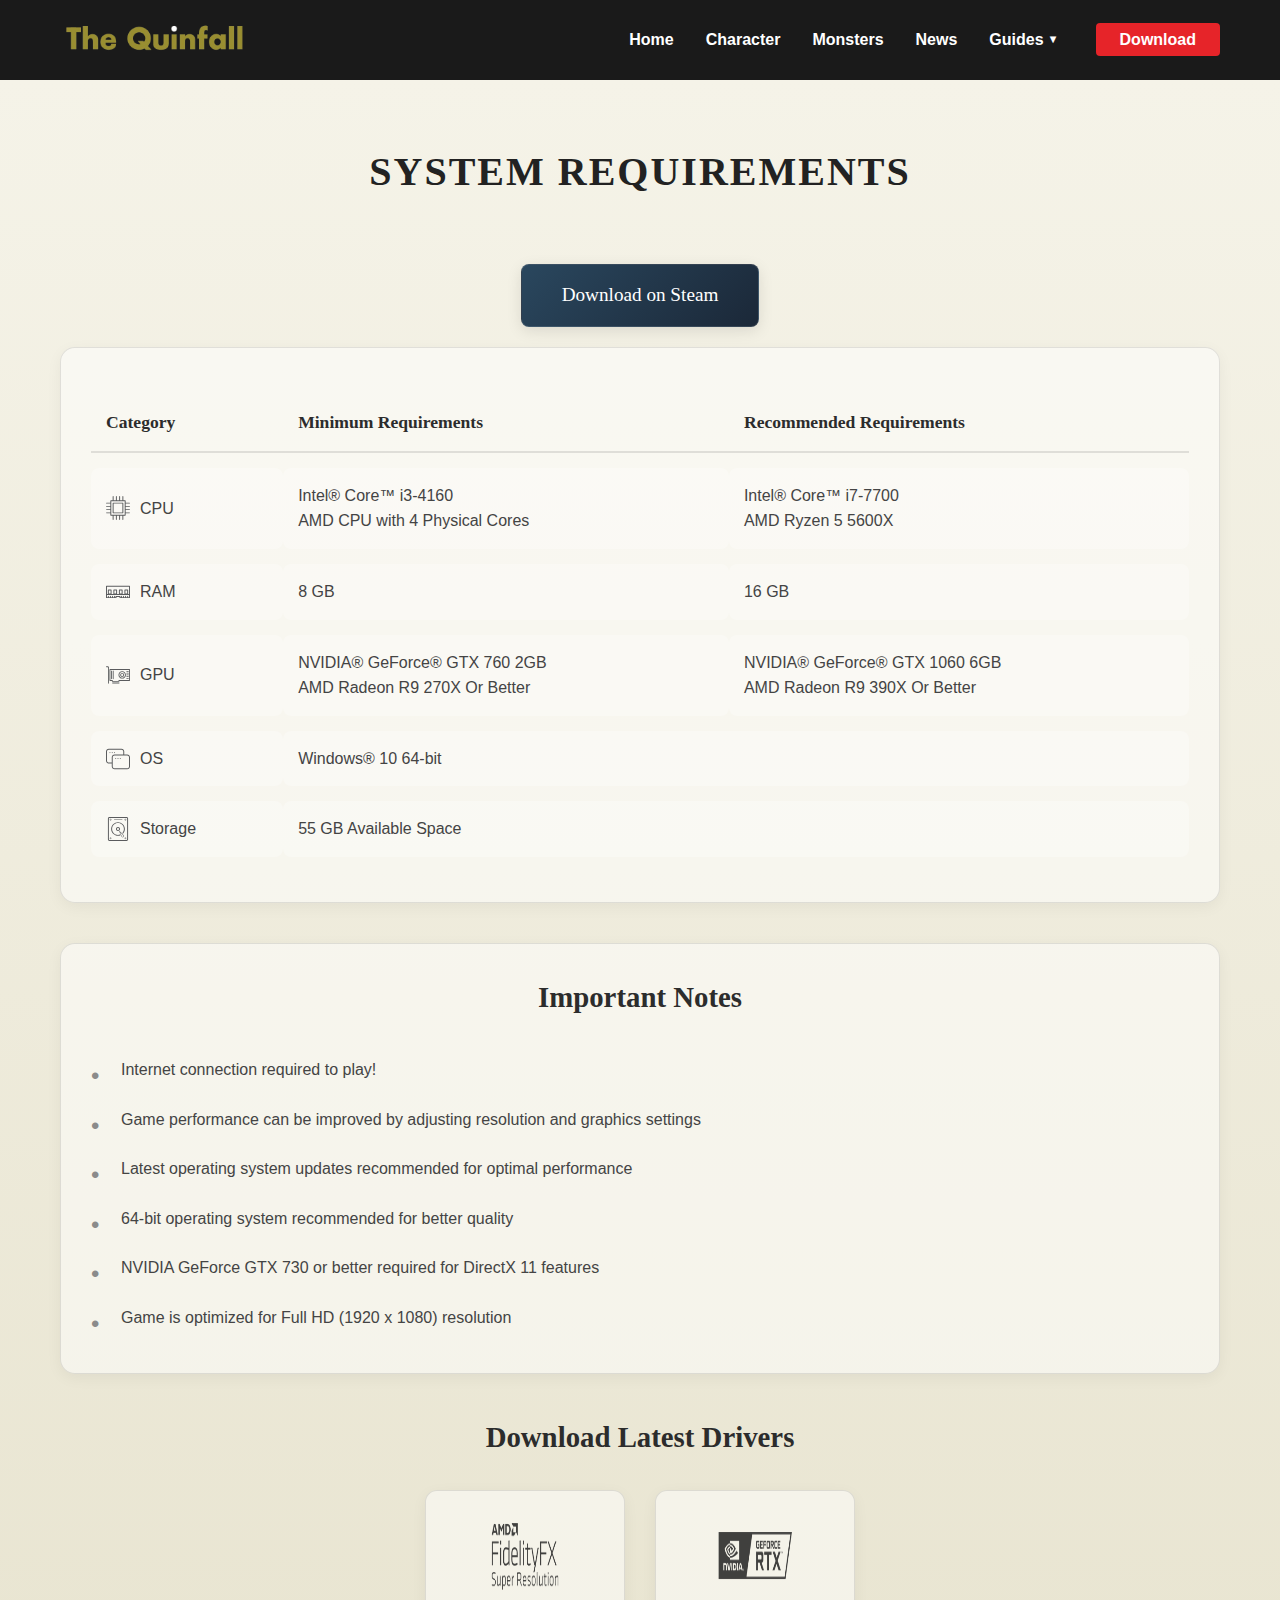
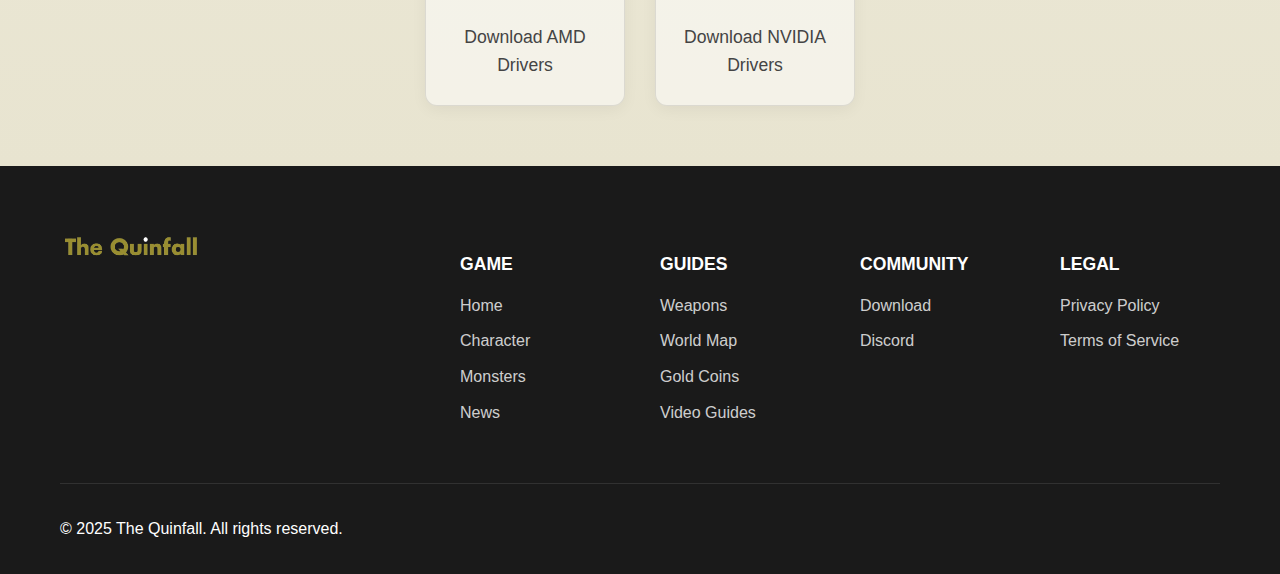
<file: download.html>
<!DOCTYPE html>
<html lang="en">
    <head>
        <meta charset="UTF-8">
        <meta name="viewport" content="width=device-width, initial-scale=1.0">
        <title>The Quinfall - Download & System Requirements</title>
        <meta name="description" content="Download The Quinfall, an epic MMORPG adventure. Check system requirements and prepare for an immersive gaming experience with stunning graphics and intense gameplay.">
        <meta name="keywords" content="the quinfall download, quinfall system requirements, mmorpg download, game installation">
        
        <!-- Open Graph / Facebook -->
        <meta property="og:type" content="website">
        <meta property="og:url" content="https://thequinfall.com/download">
        <meta property="og:title" content="The Quinfall - Download & System Requirements">
        <meta property="og:description" content="Begin your epic journey in The Quinfall. Download now and experience a vast open world MMORPG with breathtaking graphics and immersive gameplay.">
        <meta property="og:image" content="https://thequinfall.com/static/logo.png">
        <meta property="og:site_name" content="The Quinfall">
        <meta property="og:locale" content="en_US">
        
        <!-- Twitter -->
        <meta name="twitter:card" content="summary_large_image">
        <meta name="twitter:url" content="https://thequinfall.com/download">
        <meta name="twitter:title" content="The Quinfall - Download & System Requirements">
        <meta name="twitter:description" content="Begin your epic journey in The Quinfall. Download now and experience a vast open world MMORPG with breathtaking graphics and immersive gameplay.">
        <meta name="twitter:image" content="https://thequinfall.com/static/logo.png">
        
        <!-- Favicon -->
        <link rel="icon" type="image/x-icon" href="static/favicon.ico" sizes="32x32">
        <link rel="apple-touch-icon" href="static/logo.png">
        
        <!-- Canonical -->
        <link rel="canonical" href="https://thequinfall.com/download">
        
        <!-- Styles -->
        <link rel="stylesheet" href="static/base.css?v=0.5">
        
        <!-- Microsoft Validation -->
        <meta name="msvalidate.01" content="B362957FC36C5EDDD6079B6D78330424">
        <meta name="yandex-verification" content="d40cadd59e30ff97" />
        <!-- IndexNow -->
        <meta name="IndexNow-Key" content="B362957FC36C5EDDD6079B6D78330424">
        
        <!-- Google tag (gtag.js) -->
        <script async src="https://www.googletagmanager.com/gtag/js?id=G-Q621KQNVG8"></script>
        <script>
          window.dataLayer = window.dataLayer || [];
          function gtag(){dataLayer.push(arguments);}
          gtag('js', new Date());

          gtag('config', 'G-Q621KQNVG8');
        </script>
        <style>

            /* Download Page Styles */
            .hero-section {
                padding: 60px 0;
                background: linear-gradient(180deg, #f5f3e8 0%, #e8e4d0 100%);
                color: #333333;
            }

            .hero-section h1 {
                text-align: center;
                font-size: 2.5rem;
                margin-bottom: 40px;
                color: #222222;
                text-transform: uppercase;
                letter-spacing: 2px;
                font-family: 'Cinzel', serif;
            }

            .requirements-container {
                background: rgba(255, 255, 255, 0.5);
                border-radius: 15px;
                padding: 30px;
                margin-bottom: 40px;
                box-shadow: 0 4px 15px rgba(0, 0, 0, 0.05);
                border: 1px solid rgba(0, 0, 0, 0.1);
            }

            .system-requirements {
                width: 100%;
                border-collapse: separate;
                border-spacing: 0 15px;
            }

            .system-requirements th {
                padding: 15px;
                text-align: left;
                color: #2c2c2c;
                font-size: 1.1rem;
                border-bottom: 2px solid rgba(0, 0, 0, 0.1);
                font-family: 'Cinzel', serif;
            }

            .system-requirements td {
                padding: 15px;
                background: rgba(255, 255, 255, 0.3);
                color: #444444;
                border-radius: 8px;
            }

            .system-requirements tr:hover td {
                background: rgba(255, 255, 255, 0.5);
                transition: all 0.3s ease;
                transform: translateY(-2px);
            }

            .req-icon {
                display: flex;
                align-items: center;
                gap: 10px;
            }

            .req-icon img {
                width: 24px;
                height: 24px;
                filter: invert(0.3);
            }

            .important-notes {
                background: rgba(255, 255, 255, 0.5);
                border-radius: 15px;
                padding: 30px;
                margin-bottom: 40px;
                box-shadow: 0 4px 15px rgba(0, 0, 0, 0.05);
                border: 1px solid rgba(0, 0, 0, 0.1);
            }

            .important-notes h2 {
                color: #2c2c2c;
                margin-bottom: 25px;
                font-size: 1.8rem;
                font-family: 'Cinzel', serif;
                text-align: center;
            }

            .important-notes ul {
                list-style: none;
                padding: 0;
            }

            .important-notes li {
                padding: 12px 0;
                padding-left: 30px;
                position: relative;
                color: #444444;
                transition: all 0.3s ease;
            }

            .important-notes li:hover {
                transform: translateX(5px);
                color: #2c2c2c;
            }

            .important-notes li:before {
                content: "•";
                color: #8b8b8b;
                position: absolute;
                left: 0;
                font-size: 1.5em;
            }

            .driver-downloads {
                text-align: center;
            }

            .driver-downloads h2 {
                color: #2c2c2c;
                margin-bottom: 30px;
                font-size: 1.8rem;
                font-family: 'Cinzel', serif;
                text-align: center;
            }

            .driver-cards {
                display: flex;
                justify-content: center;
                gap: 30px;
                flex-wrap: wrap;
            }

            .driver-card {
                background: rgba(255, 255, 255, 0.5);
                border-radius: 12px;
                padding: 25px;
                width: 200px;
                text-decoration: none;
                color: #444444;
                transition: all 0.3s ease;
                box-shadow: 0 4px 15px rgba(0, 0, 0, 0.05);
                border: 1px solid rgba(0, 0, 0, 0.1);
            }

            .driver-card:hover {
                transform: translateY(-5px);
                background: rgba(255, 255, 255, 0.7);
                box-shadow: 0 8px 25px rgba(0, 0, 0, 0.08);
            }

            .driver-card img {
                width: 80px;
                height: 80px;
                filter: brightness(0.3);
                margin-bottom: 20px;
                transition: all 0.3s ease;
            }

            .driver-card:hover img {
                filter: brightness(0.1);
                transform: scale(1.05);
            }

            .driver-card span {
                display: block;
                font-size: 1.1rem;
            }

            .steam-button {
                display: inline-block;
                background: linear-gradient(135deg, #2a475e 0%, #1b2838 100%);
                color: #ffffff;
                padding: 15px 40px;
                border-radius: 8px;
                text-decoration: none;
                margin: 20px 0;
                font-size: 1.2rem;
                transition: all 0.3s ease;
                font-family: 'Cinzel', serif;
                box-shadow: 0 4px 15px rgba(0, 0, 0, 0.1);
                border: 1px solid rgba(255, 255, 255, 0.1);
            }

            .steam-button:hover {
                background: linear-gradient(135deg, #3a576e 0%, #2b3848 100%);
                transform: translateY(-2px);
                box-shadow: 0 6px 20px rgba(0, 0, 0, 0.15);
            }

            @media (max-width: 768px) {
                .hero-section {
                    padding: 40px 0;
                }

                .hero-section h1 {
                    font-size: 2rem;
                }

                .requirements-container {
                    padding: 15px;
                }

                .system-requirements th,
                .system-requirements td {
                    padding: 10px;
                    font-size: 0.9rem;
                }

                .driver-card {
                    width: 100%;
                    max-width: 200px;
                }
            }

            .text-center {
                text-align: center;
            }
        </style>
    </head>
    <body>
        <script type="text/javascript">
            atOptions = {
                'key' : '8b9e93f7f23a6c99609eb806aa335c65',
                'format' : 'iframe',
                'height' : 60,
                'width' : 468,
                'params' : {}
            };
        </script>
        <script type="text/javascript" src="//www.highperformanceformat.com/8b9e93f7f23a6c99609eb806aa335c65/invoke.js"></script>
        <header>
            <div class="container">
                <nav>
                    <div class="logo">
                        <img src="static/logo.png" alt="The Quinfall Logo">
                    </div>
                    <ul>
                        <li><a href="/">Home</a></li>
                        <li><a href="/character">Character</a></li>
                        <li><a href="/monsters">Monsters</a></li>
                        <li><a href="/news">News</a></li>
                        <li class="dropdown">
                            <a href="#" class="dropdown-toggle">Guides</a>
                            <ul class="dropdown-menu">
                                <li><a href="/guides/weapons">Weapons</a></li>
                                <li><a href="/guides/world">World Map</a></li>
                                <li><a href="/guides/gold-coins">Gold Coins</a></li>
                                <li><a href="/guides/video-guides">Video Guides</a></li>
                            </ul>
                        </li>
                        <li><a href="/download" class="download-btn">Download</a></li>
                    </ul>
                    <div class="mobile-menu">
                        <span></span>
                        <span></span>
                        <span></span>
                    </div>
                </nav>
            </div>
        </header>

       <main>
            <section class="hero-section">
                <div class="container">
                    <h1>System Requirements</h1>
                    <div class="text-center">
                        <a href="https://store.steampowered.com/app/2294660/The_Quinfall/" class="steam-button" target="_blank">
                            Download on Steam
                        </a>
                    </div>
                    <div class="requirements-container">
                        <table class="system-requirements">
                            <thead>
                                <tr>
                                    <th>Category</th>
                                    <th>Minimum Requirements</th>
                                    <th>Recommended Requirements</th>
                                </tr>
                            </thead>
                            <tbody>
                                <tr>
                                    <td>
                                        <div class="req-icon">
                                            <img src="static/images/cpu-icon.svg" alt="CPU">
                                            <span>CPU</span>
                                        </div>
                                    </td>
                                    <td>
                                        <p>Intel® Core™ i3-4160</p>
                                        <p>AMD CPU with 4 Physical Cores</p>
                                    </td>
                                    <td>
                                        <p>Intel® Core™ i7-7700</p>
                                        <p>AMD Ryzen 5 5600X</p>
                                    </td>
                                </tr>
                                <tr>
                                    <td>
                                        <div class="req-icon">
                                            <img src="static/images/ram-icon.svg" alt="RAM">
                                            <span>RAM</span>
                                        </div>
                                    </td>
                                    <td>8 GB</td>
                                    <td>16 GB</td>
                                </tr>
                                <tr>
                                    <td>
                                        <div class="req-icon">
                                            <img src="static/images/gpu-icon.svg" alt="GPU">
                                            <span>GPU</span>
                                        </div>
                                    </td>
                                    <td>
                                        <p>NVIDIA® GeForce® GTX 760 2GB</p>
                                        <p>AMD Radeon R9 270X Or Better</p>
                                    </td>
                                    <td>
                                        <p>NVIDIA® GeForce® GTX 1060 6GB</p>
                                        <p>AMD Radeon R9 390X Or Better</p>
                                    </td>
                                </tr>
                                <tr>
                                    <td>
                                        <div class="req-icon">
                                            <img src="static/images/os-icon.svg" alt="OS">
                                            <span>OS</span>
                                        </div>
                                    </td>
                                    <td colspan="2">Windows® 10 64-bit</td>
                                </tr>
                                <tr>
                                    <td>
                                        <div class="req-icon">
                                            <img src="static/images/hdd-icon.svg" alt="Storage">
                                            <span>Storage</span>
                                        </div>
                                    </td>
                                    <td colspan="2">55 GB Available Space</td>
                                </tr>
                            </tbody>
                        </table>
                    </div>

                    <div class="important-notes">
                        <h2>Important Notes</h2>
                        <ul>
                            <li>Internet connection required to play!</li>
                            <li>Game performance can be improved by adjusting resolution and graphics settings</li>
                            <li>Latest operating system updates recommended for optimal performance</li>
                            <li>64-bit operating system recommended for better quality</li>
                            <li>NVIDIA GeForce GTX 730 or better required for DirectX 11 features</li>
                            <li>Game is optimized for Full HD (1920 x 1080) resolution</li>
                        </ul>
                    </div>

                    <div class="driver-downloads">
                        <h2>Download Latest Drivers</h2>
                        <div class="driver-cards">
                            <a href="https://www.amd.com/en/support" class="driver-card" target="_blank">
                                <img src="static/images/amd-logo.png" alt="AMD Radeon">
                                <span>Download AMD Drivers</span>
                            </a>
                            <a href="https://www.nvidia.com/drivers" class="driver-card" target="_blank">
                                <img src="static/images/nvidia-logo.png" alt="NVIDIA GeForce">
                                <span>Download NVIDIA Drivers</span>
                            </a>
                        </div>
                    </div>
                </div>
            </section>
        </main>

       
        <footer>
            <div class="container">
                <div class="footer-content">
                    <div class="footer-logo">
                        <img src="static/logo.png" alt="The Quinfall Logo">
                        <div class="social-links">
                            <a href="https://discord.gg/thequinfall" target="_blank" aria-label="Discord">
                                <svg viewBox="0 0 24 24"><path d="M20.317 4.37a19.791 19.791 0 0 0-4.885-1.515a.074.074 0 0 0-.079.037c-.21.375-.444.864-.608 1.25a18.27 18.27 0 0 0-5.487 0a12.64 12.64 0 0 0-.617-1.25a.077.077 0 0 0-.079-.037A19.736 19.736 0 0 0 3.677 4.37a.07.07 0 0 0-.032.027C.533 9.046-.32 13.58.099 18.057a.082.082 0 0 0 .031.057a19.9 19.9 0 0 0 5.993 3.03a.078.078 0 0 0 .084-.028a14.09 14.09 0 0 0 1.226-1.994a.076.076 0 0 0-.041-.106a13.107 13.107 0 0 1-1.872-.892a.077.077 0 0 1-.008-.128a10.2 10.2 0 0 0 .372-.292a.074.074 0 0 1 .077-.01c3.928 1.793 8.18 1.793 12.062 0a.074.074 0 0 1 .078.01c.12.098.246.198.373.292a.077.077 0 0 1-.006.127a12.299 12.299 0 0 1-1.873.892a.077.077 0 0 0-.041.107c.36.698.772 1.362 1.225 1.993a.076.076 0 0 0 .084.028a19.839 19.839 0 0 0 6.002-3.03a.077.077 0 0 0 .032-.054c.5-5.177-.838-9.674-3.549-13.66a.061.061 0 0 0-.031-.03z"/></svg>
                            </a>
                        </div>
                    </div>
                    <div class="footer-links">
                        <div class="footer-column">
                            <h3>Game</h3>
                            <ul>
                                <li><a href="/">Home</a></li>
                                <li><a href="/character">Character</a></li>
                                <li><a href="/monsters">Monsters</a></li>
                                <li><a href="/news">News</a></li>
                            </ul>
                        </div>
                        <div class="footer-column">
                            <h3>Guides</h3>
                            <ul>
                                <li><a href="/guides/weapons">Weapons</a></li>
                                <li><a href="/guides/world">World Map</a></li>
                                <li><a href="/guides/gold-coins">Gold Coins</a></li>
                                <li><a href="/guides/video-guides">Video Guides</a></li>
                            </ul>
                        </div>
                        <div class="footer-column">
                            <h3>Community</h3>
                            <ul>
                                <li><a href="/download">Download</a></li>
                                <li><a href="https://discord.gg/thequinfall" target="_blank">Discord</a></li>
                            </ul>
                        </div>
                        <div class="footer-column">
                            <h3>Legal</h3>
                            <ul>
                                <li><a href="/privacy-policy">Privacy Policy</a></li>
                                <li><a href="/terms-of-service">Terms of Service</a></li>
                            </ul>
                        </div>
                    </div>
                </div>
                <div class="footer-bottom">
                    <p>© 2025 The Quinfall. All rights reserved.</p>
                </div>
            </div>
        </footer>
    </body>
</html>
</file>
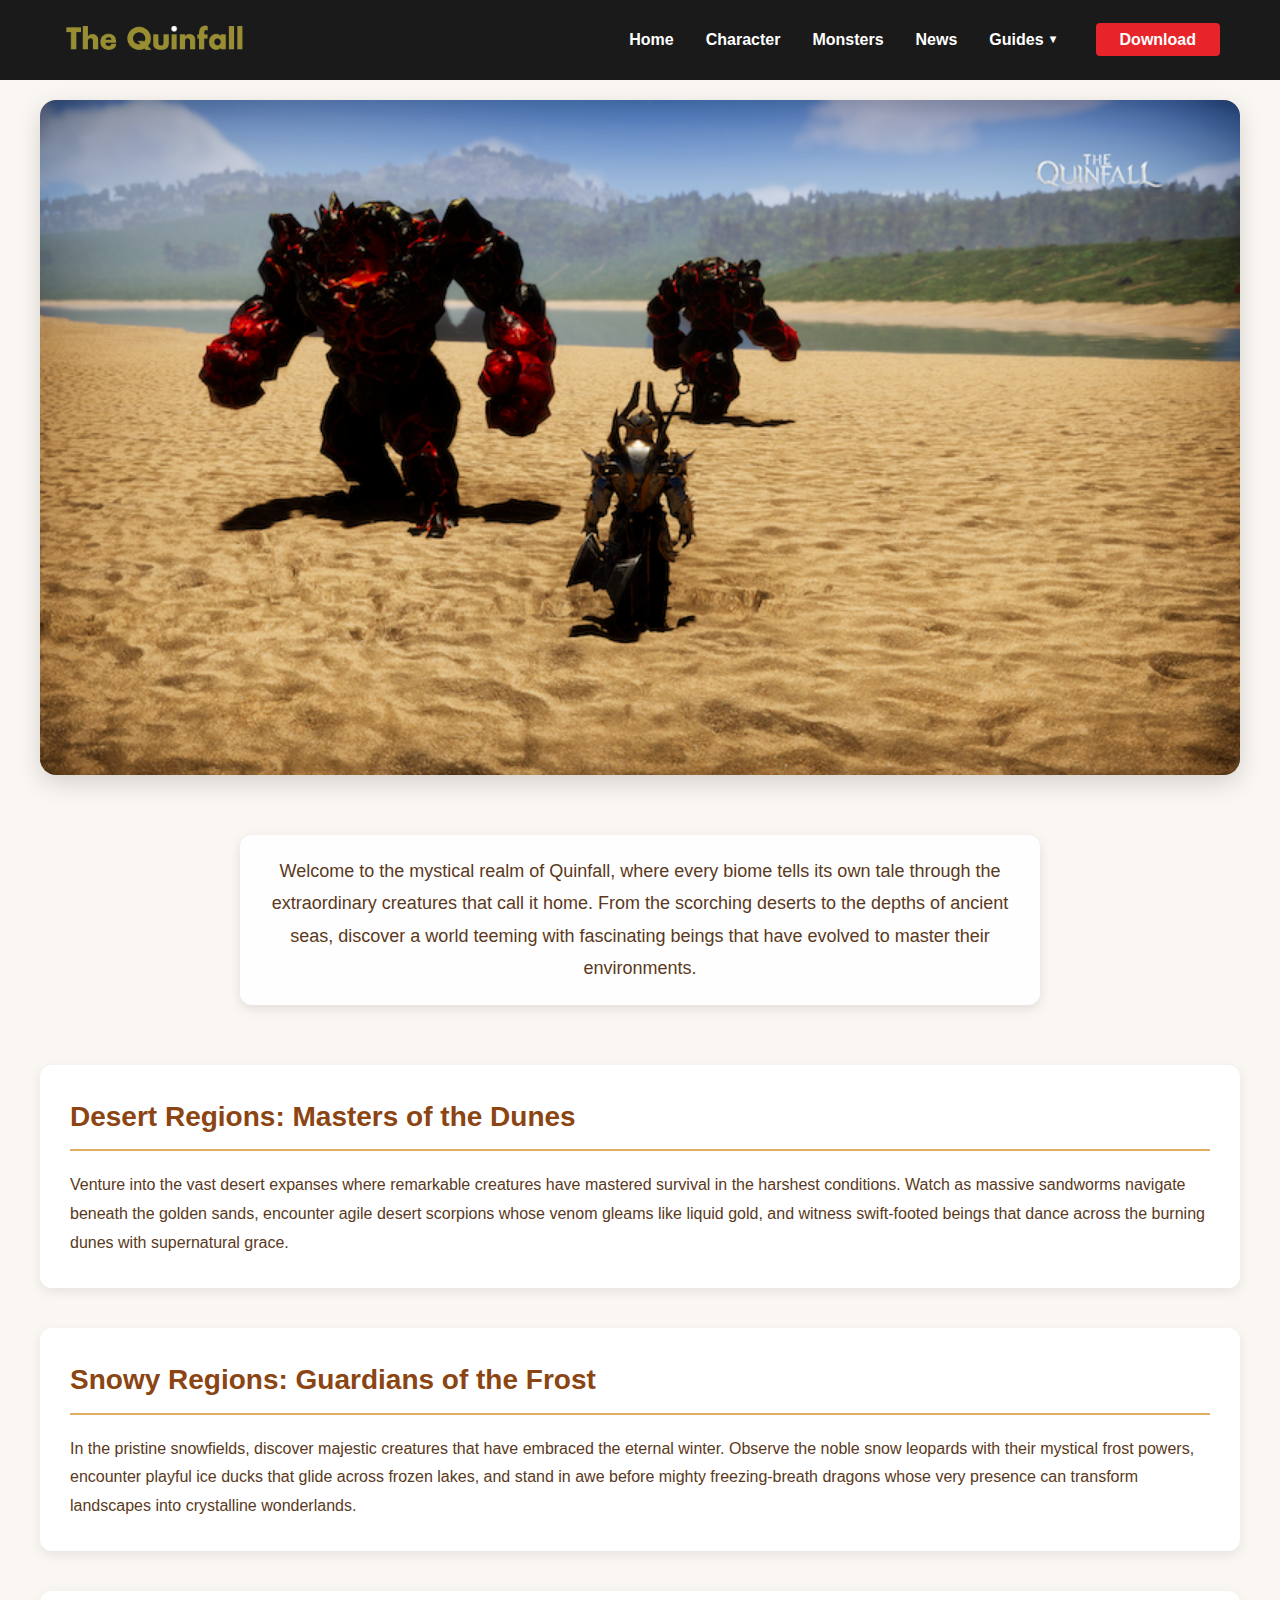
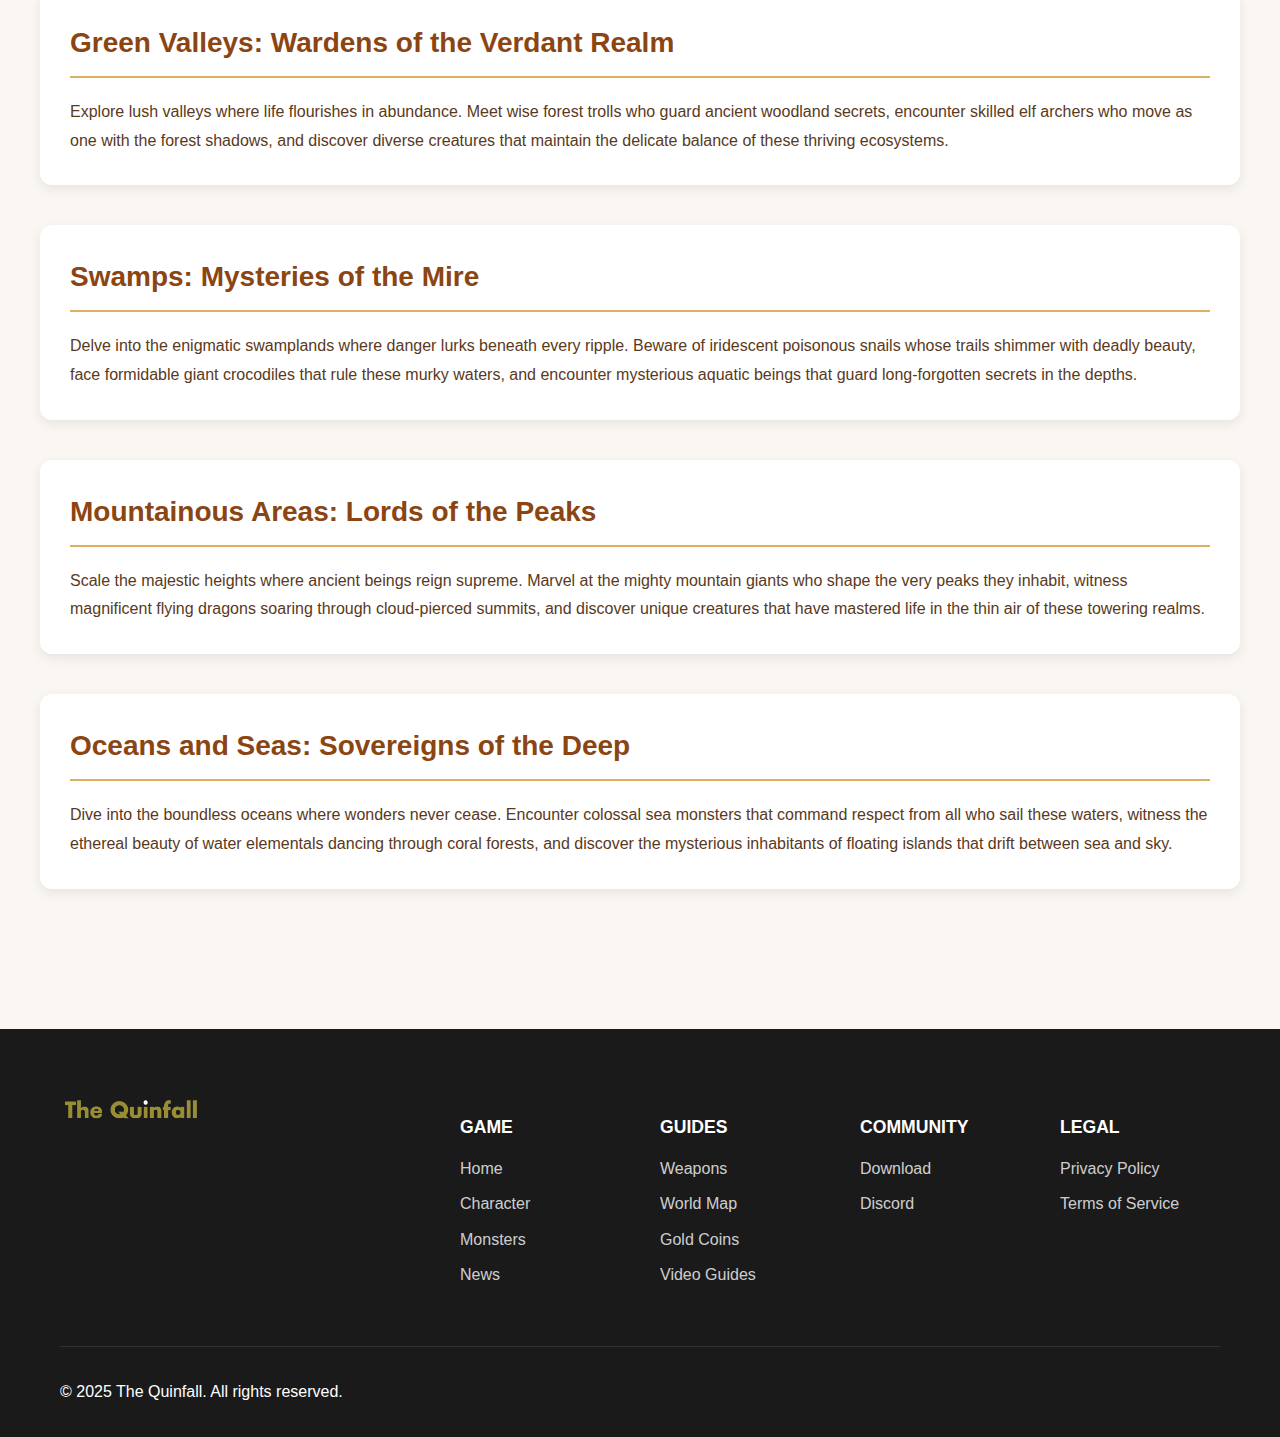
<file: monsters.html>
<!DOCTYPE html>
<html lang="en">
    <head>
        <meta charset="UTF-8">
        <meta name="viewport" content="width=device-width, initial-scale=1.0">
        <title>The Quinfall - Monsters & Creatures</title>
        <meta name="description" content="Discover the diverse creatures inhabiting Quinfall's rich biomes. From desert sandworms to ocean leviathans, explore a world teeming with mysterious and powerful beings.">
        <meta name="keywords" content="quinfall monsters, fantasy creatures, mmorpg monsters, desert creatures, snow creatures, forest creatures, ocean monsters, mountain creatures, swamp creatures">
        
        <!-- Open Graph / Facebook -->
        <meta property="og:type" content="website">
        <meta property="og:url" content="https://thequinfall.com/monsters">
        <meta property="og:title" content="The Quinfall - Monsters & Creatures of the Realm">
        <meta property="og:description" content="Explore the mystical realm of Quinfall, where every biome tells its own tale through extraordinary creatures. From scorching deserts to ancient seas, discover fascinating beings that have mastered their environments.">
        <meta property="og:image" content="https://thequinfall.com/static/logo.png">
        <meta property="og:site_name" content="The Quinfall">
        <meta property="og:locale" content="en_US">
        
        <!-- Twitter -->
        <meta name="twitter:card" content="summary_large_image">
        <meta name="twitter:url" content="https://thequinfall.com/monsters">
        <meta name="twitter:title" content="The Quinfall - Monsters & Creatures of the Realm">
        <meta name="twitter:description" content="Explore the mystical realm of Quinfall, where every biome tells its own tale through extraordinary creatures. From scorching deserts to ancient seas, discover fascinating beings that have mastered their environments.">
        <meta name="twitter:image" content="https://thequinfall.com/static/logo.png">
        
        <!-- Favicon -->
        <link rel="icon" type="image/x-icon" href="static/favicon.ico" sizes="32x32">
        <link rel="apple-touch-icon" href="static/logo.png">
        
        <!-- Canonical -->
        <link rel="canonical" href="https://thequinfall.com/monsters">
        
        <!-- Styles -->
        <link rel="stylesheet" href="static/base.css?v=0.11">
        <meta name="yandex-verification" content="d40cadd59e30ff97" />
        <!-- IndexNow -->
        <meta name="IndexNow-Key" content="B362957FC36C5EDDD6079B6D78330424">
        
        <!-- Microsoft Validation -->
        <meta name="msvalidate.01" content="B362957FC36C5EDDD6079B6D78330424">
        
        <!-- Google tag (gtag.js) -->
        <script async src="https://www.googletagmanager.com/gtag/js?id=G-Q621KQNVG8"></script>
        <script>
          window.dataLayer = window.dataLayer || [];
          function gtag(){dataLayer.push(arguments);}
          gtag('js', new Date());

          gtag('config', 'G-Q621KQNVG8');
        </script>
        <style>
            main {
                background-color: #faf6f1;
                padding: 60px 0;
            }
            .monsters-content {
                padding: 40px 0;
            }
            .biome-section {
                background: rgba(255, 255, 255, 0.95);
                margin-bottom: 40px;
                padding: 30px;
                border-radius: 12px;
                box-shadow: 0 4px 12px rgba(0, 0, 0, 0.08);
                transition: transform 0.3s ease;
            }
            .biome-section:hover {
                transform: translateY(-5px);
            }
            .biome-section h2 {
                color: #8B4513;
                margin-bottom: 20px;
                font-size: 28px;
                font-weight: 600;
                border-bottom: 2px solid #e0b062;
                padding-bottom: 10px;
            }
            .biome-section p {
                line-height: 1.8;
                color: #5a3921;
                font-size: 16px;
            }
            .hero-image {
                width: 100%;
                max-width: 1200px;
                height: auto;
                margin: 0 auto 60px;
                display: block;
                border-radius: 16px;
                box-shadow: 0 8px 24px rgba(0, 0, 0, 0.15);
            }
            .intro-text {
                text-align: center;
                max-width: 800px;
                margin: 0 auto 60px;
                color: #5a3921;
                line-height: 1.8;
                font-size: 18px;
                font-weight: 500;
                padding: 20px;
                background: rgba(255, 255, 255, 0.9);
                border-radius: 12px;
                box-shadow: 0 4px 12px rgba(0, 0, 0, 0.1);
            }
        </style>
    </head>
    <body>
        <script type="text/javascript">
            atOptions = {
                'key' : '8b9e93f7f23a6c99609eb806aa335c65',
                'format' : 'iframe',
                'height' : 60,
                'width' : 468,
                'params' : {}
            };
        </script>
        <script type="text/javascript" src="//www.highperformanceformat.com/8b9e93f7f23a6c99609eb806aa335c65/invoke.js"></script>
        <header>
            <div class="container">
                <nav>
                    <div class="logo">
                        <img src="static/logo.png" alt="The Quinfall Logo">
                    </div>
                    <ul>
                        <li><a href="/">Home</a></li>
                        <li><a href="/character">Character</a></li>
                        <li><a href="/monsters">Monsters</a></li>
                        <li><a href="/news">News</a></li>
                        <li class="dropdown">
                            <a href="#" class="dropdown-toggle">Guides</a>
                            <ul class="dropdown-menu">
                                <li><a href="/guides/weapons">Weapons</a></li>
                                <li><a href="/guides/world">World Map</a></li>
                                <li><a href="/guides/gold-coins">Gold Coins</a></li>
                                <li><a href="/guides/video-guides">Video Guides</a></li>
                            </ul>
                        </li>
                        <li><a href="/download" class="download-btn">Download</a></li>
                    </ul>
                    <div class="mobile-menu">
                        <span></span>
                        <span></span>
                        <span></span>
                    </div>
                </nav>
            </div>
        </header>
        <main>
            <div class="container monsters-content">
                <img src="static/images/6cy5ro4.png" alt="Quinfall Monsters" class="hero-image">
                <p class="intro-text">Welcome to the mystical realm of Quinfall, where every biome tells its own tale through the extraordinary creatures that call it home. From the scorching deserts to the depths of ancient seas, discover a world teeming with fascinating beings that have evolved to master their environments.</p>
                
                <div class="biome-section">
                    <h2>Desert Regions: Masters of the Dunes</h2>
                    <p>Venture into the vast desert expanses where remarkable creatures have mastered survival in the harshest conditions. Watch as massive sandworms navigate beneath the golden sands, encounter agile desert scorpions whose venom gleams like liquid gold, and witness swift-footed beings that dance across the burning dunes with supernatural grace.</p>
                </div>

                <div class="biome-section">
                    <h2>Snowy Regions: Guardians of the Frost</h2>
                    <p>In the pristine snowfields, discover majestic creatures that have embraced the eternal winter. Observe the noble snow leopards with their mystical frost powers, encounter playful ice ducks that glide across frozen lakes, and stand in awe before mighty freezing-breath dragons whose very presence can transform landscapes into crystalline wonderlands.</p>
                </div>

                <div class="biome-section">
                    <h2>Green Valleys: Wardens of the Verdant Realm</h2>
                    <p>Explore lush valleys where life flourishes in abundance. Meet wise forest trolls who guard ancient woodland secrets, encounter skilled elf archers who move as one with the forest shadows, and discover diverse creatures that maintain the delicate balance of these thriving ecosystems.</p>
                </div>

                <div class="biome-section">
                    <h2>Swamps: Mysteries of the Mire</h2>
                    <p>Delve into the enigmatic swamplands where danger lurks beneath every ripple. Beware of iridescent poisonous snails whose trails shimmer with deadly beauty, face formidable giant crocodiles that rule these murky waters, and encounter mysterious aquatic beings that guard long-forgotten secrets in the depths.</p>
                </div>

                <div class="biome-section">
                    <h2>Mountainous Areas: Lords of the Peaks</h2>
                    <p>Scale the majestic heights where ancient beings reign supreme. Marvel at the mighty mountain giants who shape the very peaks they inhabit, witness magnificent flying dragons soaring through cloud-pierced summits, and discover unique creatures that have mastered life in the thin air of these towering realms.</p>
                </div>

                <div class="biome-section">
                    <h2>Oceans and Seas: Sovereigns of the Deep</h2>
                    <p>Dive into the boundless oceans where wonders never cease. Encounter colossal sea monsters that command respect from all who sail these waters, witness the ethereal beauty of water elementals dancing through coral forests, and discover the mysterious inhabitants of floating islands that drift between sea and sky.</p>
                </div>
            </div>
        </main>
        
        <footer>
            <div class="container">
                <div class="footer-content">
                    <div class="footer-logo">
                        <img src="static/logo.png" alt="The Quinfall Logo">
                        <div class="social-links">
                            <a href="https://discord.gg/thequinfall" target="_blank" aria-label="Discord">
                                <svg viewBox="0 0 24 24"><path d="M20.317 4.37a19.791 19.791 0 0 0-4.885-1.515a.074.074 0 0 0-.079.037c-.21.375-.444.864-.608 1.25a18.27 18.27 0 0 0-5.487 0a12.64 12.64 0 0 0-.617-1.25a.077.077 0 0 0-.079-.037A19.736 19.736 0 0 0 3.677 4.37a.07.07 0 0 0-.032.027C.533 9.046-.32 13.58.099 18.057a.082.082 0 0 0 .031.057a19.9 19.9 0 0 0 5.993 3.03a.078.078 0 0 0 .084-.028a14.09 14.09 0 0 0 1.226-1.994a.076.076 0 0 0-.041-.106a13.107 13.107 0 0 1-1.872-.892a.077.077 0 0 1-.008-.128a10.2 10.2 0 0 0 .372-.292a.074.074 0 0 1 .077-.01c3.928 1.793 8.18 1.793 12.062 0a.074.074 0 0 1 .078.01c.12.098.246.198.373.292a.077.077 0 0 1-.006.127a12.299 12.299 0 0 1-1.873.892a.077.077 0 0 0-.041.107c.36.698.772 1.362 1.225 1.993a.076.076 0 0 0 .084.028a19.839 19.839 0 0 0 6.002-3.03a.077.077 0 0 0 .032-.054c.5-5.177-.838-9.674-3.549-13.66a.061.061 0 0 0-.031-.03z"/></svg>
                            </a>
                        </div>
                    </div>
                    <div class="footer-links">
                        <div class="footer-column">
                            <h3>Game</h3>
                            <ul>
                                <li><a href="/">Home</a></li>
                                <li><a href="/character">Character</a></li>
                                <li><a href="/monsters">Monsters</a></li>
                                <li><a href="/news">News</a></li>
                            </ul>
                        </div>
                        <div class="footer-column">
                            <h3>Guides</h3>
                            <ul>
                                <li><a href="/guides/weapons">Weapons</a></li>
                                <li><a href="/guides/world">World Map</a></li>
                                <li><a href="/guides/gold-coins">Gold Coins</a></li>
                                <li><a href="/guides/video-guides">Video Guides</a></li>
                            </ul>
                        </div>
                        <div class="footer-column">
                            <h3>Community</h3>
                            <ul>
                                <li><a href="/download">Download</a></li>
                                <li><a href="https://discord.gg/thequinfall" target="_blank">Discord</a></li>
                            </ul>
                        </div>
                        <div class="footer-column">
                            <h3>Legal</h3>
                            <ul>
                                <li><a href="/privacy-policy">Privacy Policy</a></li>
                                <li><a href="/terms-of-service">Terms of Service</a></li>
                            </ul>
                        </div>
                    </div>
                </div>
                <div class="footer-bottom">
                    <p>© 2025 The Quinfall. All rights reserved.</p>
                </div>
            </div>
        </footer>
    </body>
</html>
</file>
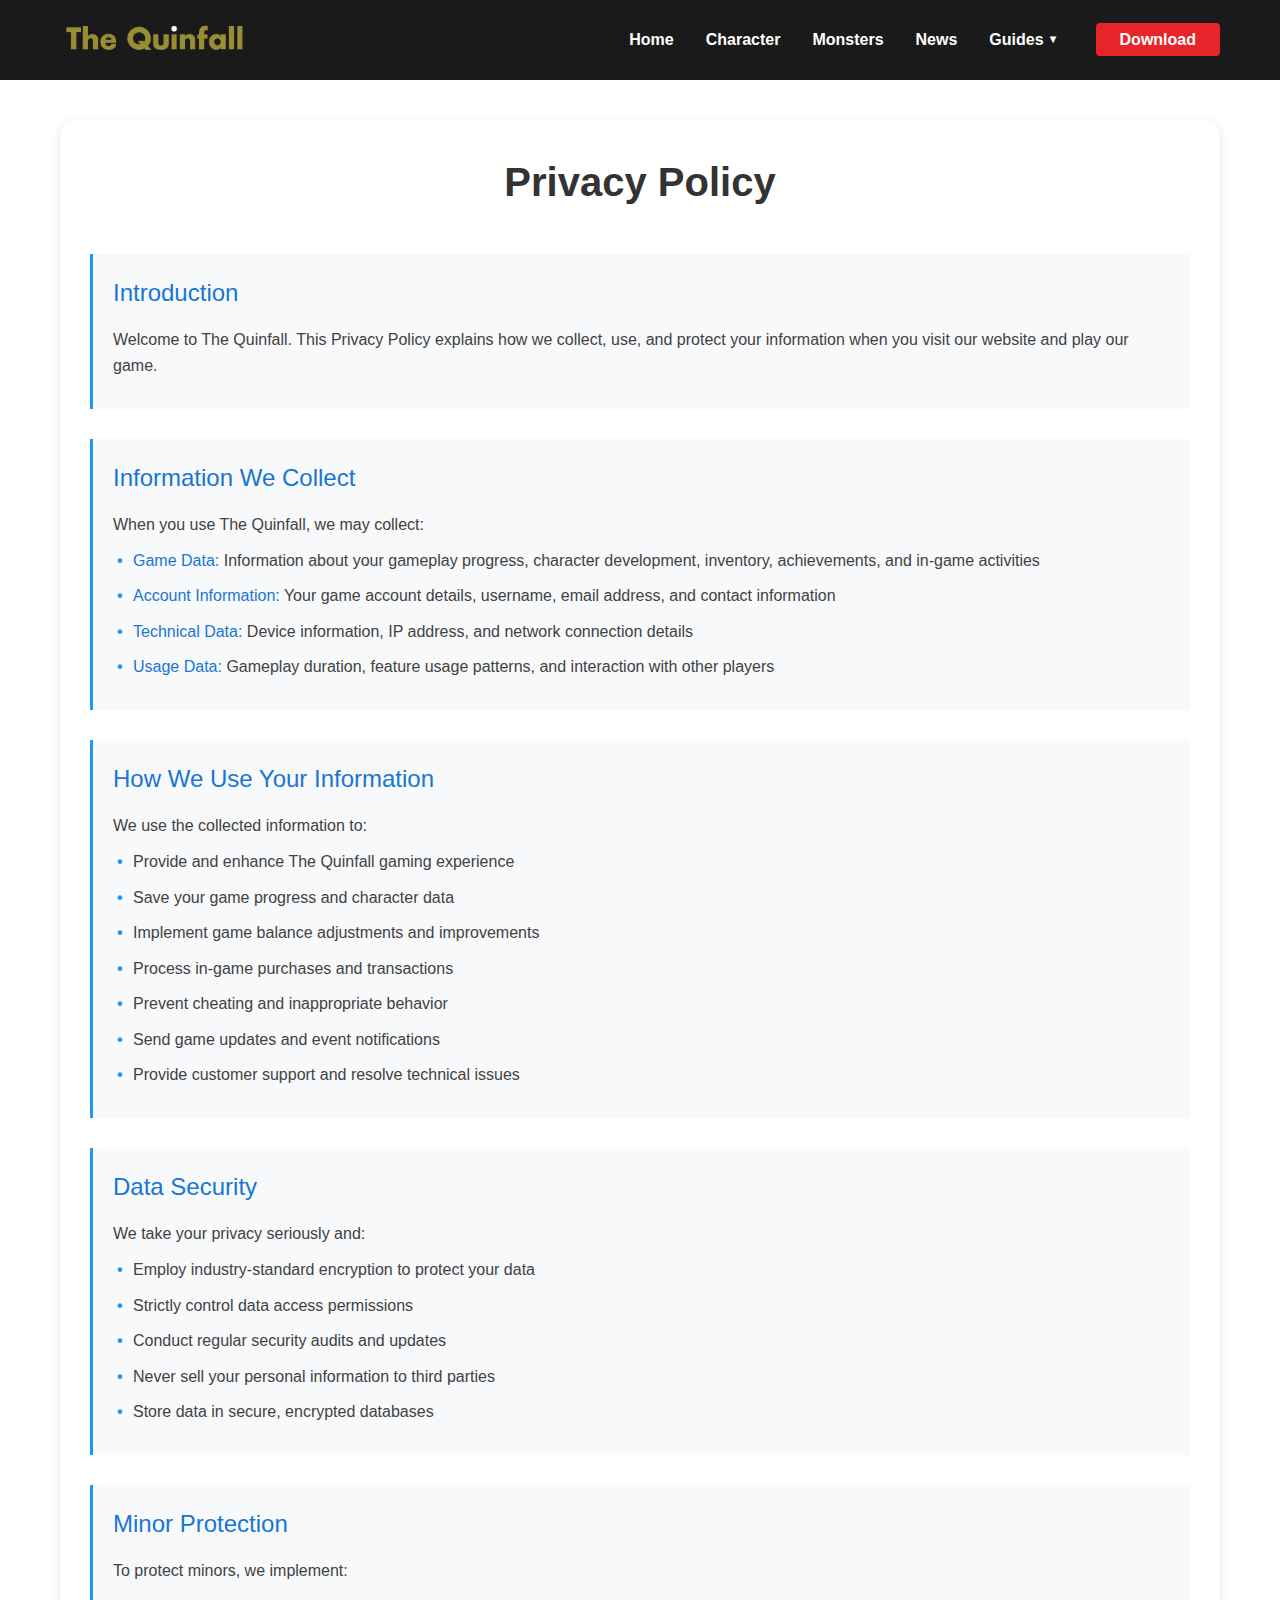
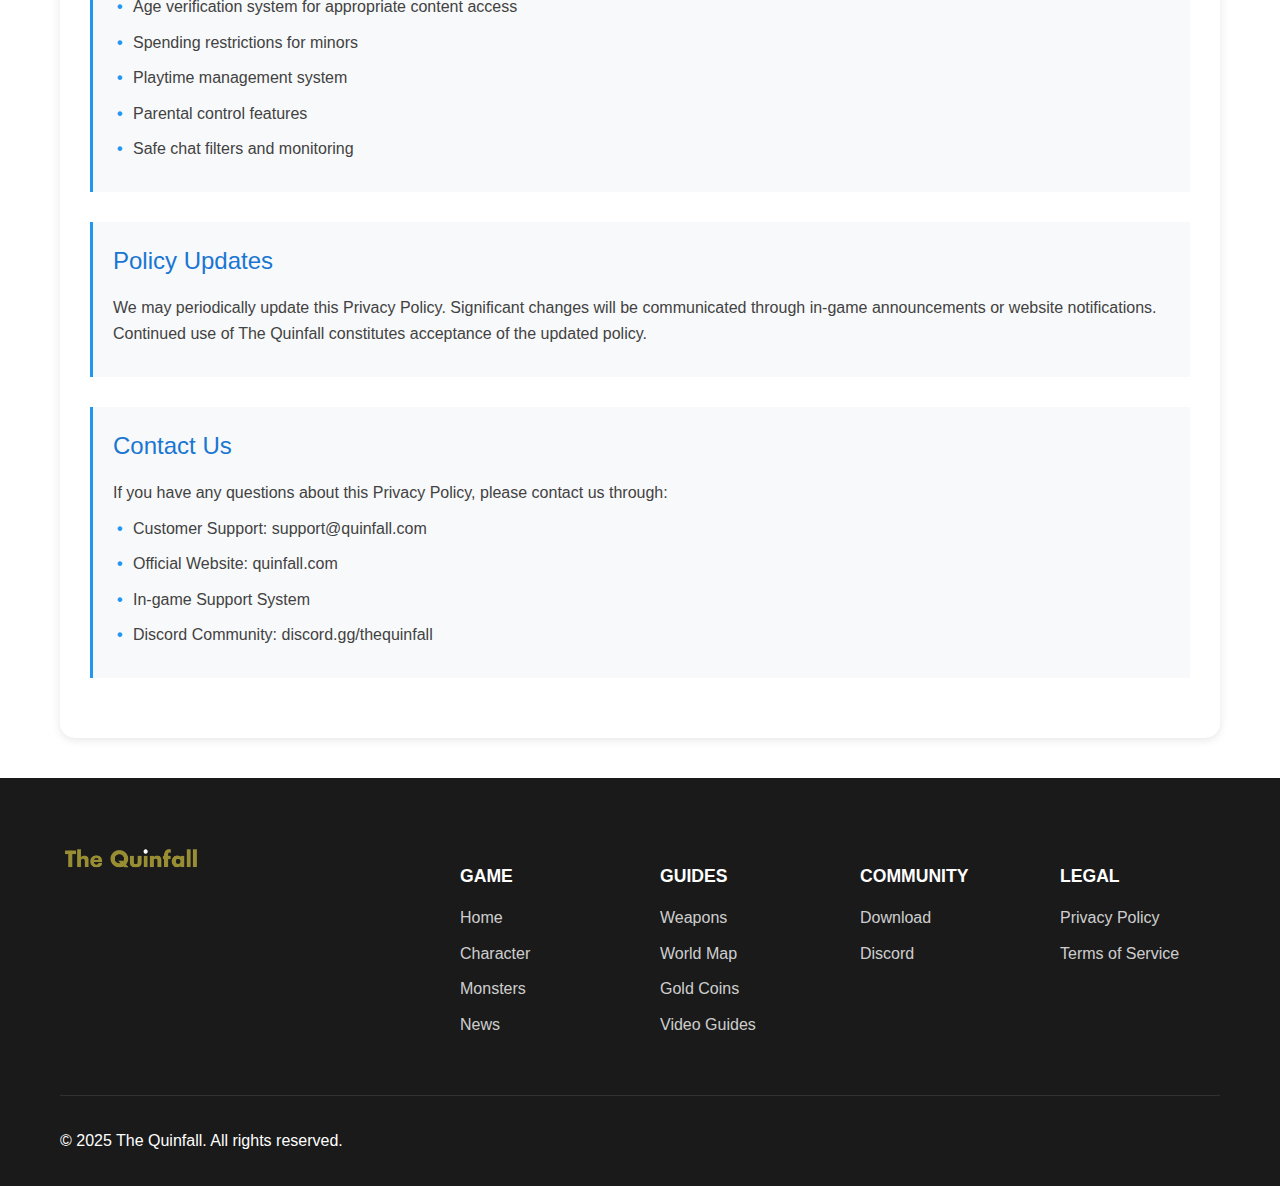
<file: privacy-policy.html>
<!DOCTYPE html>
<html lang="en">
<head>
    <meta charset="UTF-8">
    <meta name="viewport" content="width=device-width, initial-scale=1.0">
    <title>Privacy Policy - The Quinfall</title>
    <meta name="description" content="Privacy Policy for The Quinfall - Learn about how we handle and protect your data">
    <meta name="keywords" content="the quinfall privacy policy, game privacy, data protection, quinfall data policy">
    
    <!-- Open Graph / Facebook -->
    <meta property="og:type" content="website">
    <meta property="og:url" content="https://quinfall.com/privacy-policy">
    <meta property="og:title" content="Privacy Policy - The Quinfall">
    <meta property="og:description" content="Privacy Policy for The Quinfall - Learn about how we handle and protect your data">
    <meta property="og:image" content="https://quinfall.com/static/logo.png">
    <meta property="og:site_name" content="The Quinfall">
    <meta property="og:locale" content="en_US">
    
    <!-- Twitter -->
    <meta name="twitter:card" content="summary_large_image">
    <meta name="twitter:url" content="https://quinfall.com/privacy-policy">
    <meta name="twitter:title" content="Privacy Policy - The Quinfall">
    <meta name="twitter:description" content="Privacy Policy for The Quinfall - Learn about how we handle and protect your data">
    <meta name="twitter:image" content="https://quinfall.com/static/logo.png">
    
    <!-- Favicon -->
    <link rel="icon" type="image/png" href="static/favicon.ico">
    <link rel="apple-touch-icon" href="https://quinfall.com/static/logo.png">
    
    <!-- Canonical -->
    <link rel="canonical" href="https://quinfall.com/privacy-policy">
    
    <!-- Styles -->
    <link rel="stylesheet" href="static/base.css?v=0.5">
        <!-- IndexNow -->
        <meta name="IndexNow-Key" content="B362957FC36C5EDDD6079B6D78330424">
        <meta name="yandex-verification" content="d40cadd59e30ff97" />
    <!-- Microsoft Validation -->
    <meta name="msvalidate.01" content="B362957FC36C5EDDD6079B6D78330424">
    
    <!-- Google Analytics -->
    <script async src="https://www.googletagmanager.com/gtag/js?id=G-NJYFN6CYK8"></script>
    <script>
        window.dataLayer = window.dataLayer || [];
        function gtag(){dataLayer.push(arguments);}
        gtag('js', new Date());
        gtag('config', 'G-NJYFN6CYK8');
    </script>
    <style>
        .section-container {
            max-width: 1200px;
            margin: 0 auto;
            padding: 40px 20px;
            background: #ffffff;
            min-height: calc(100vh - 200px);
        }

        .privacy-content {
            background: #ffffff;
            border-radius: 15px;
            padding: 30px;
            box-shadow: 0 2px 10px rgba(0, 0, 0, 0.1);
        }

        .privacy-content h1 {
            color: #333333;
            text-align: center;
            font-size: 2.5em;
            margin-bottom: 40px;
            font-weight: 600;
        }

        .privacy-section {
            margin-bottom: 30px;
            padding: 20px;
            border-left: 3px solid #2196F3;
            background: #f8f9fa;
        }

        .privacy-section h2 {
            color: #1976D2;
            font-size: 1.5em;
            margin-bottom: 15px;
            font-weight: 500;
        }

        .privacy-section p, 
        .privacy-section li {
            color: #424242;
            line-height: 1.6;
            margin-bottom: 10px;
        }

        .privacy-section ul {
            list-style-type: none;
            padding-left: 20px;
        }

        .privacy-section li::before {
            content: "•";
            color: #2196F3;
            font-weight: bold;
            display: inline-block;
            width: 1em;
            margin-left: -1em;
        }

        .privacy-section strong {
            color: #1976D2;
            font-weight: 500;
        }
    </style>
</head>
<body>
    <header>
        <div class="container">
            <nav>
                <div class="logo">
                    <img src="static/logo.png" alt="The Quinfall Logo">
                </div>
                <ul>
                    <li><a href="/">Home</a></li>
                    <li><a href="/character">Character</a></li>
                    <li><a href="/monsters">Monsters</a></li>
                    <li><a href="/news">News</a></li>
                    <li class="dropdown">
                        <a href="#" class="dropdown-toggle">Guides</a>
                        <ul class="dropdown-menu">
                            <li><a href="/guides/weapons">Weapons</a></li>
                            <li><a href="/guides/world">World Map</a></li>
                            <li><a href="/guides/video-guides">Video Guides</a></li>
                        </ul>
                    </li>
                    <li><a href="/download" class="download-btn">Download</a></li>
                </ul>
                <div class="mobile-menu">
                    <span></span>
                    <span></span>
                    <span></span>
                </div>
            </nav>
        </div>
    </header>

<main>
    <div class="section-container">
        <div class="privacy-content">
            <h1>Privacy Policy</h1>
            
            <div class="privacy-section">
                <h2>Introduction</h2>
                <p>Welcome to The Quinfall. This Privacy Policy explains how we collect, use, and protect your information when you visit our website and play our game.</p>
            </div>

            <div class="privacy-section">
                <h2>Information We Collect</h2>
                <p>When you use The Quinfall, we may collect:</p>
                <ul>
                    <li><strong>Game Data:</strong> Information about your gameplay progress, character development, inventory, achievements, and in-game activities</li>
                    <li><strong>Account Information:</strong> Your game account details, username, email address, and contact information</li>
                    <li><strong>Technical Data:</strong> Device information, IP address, and network connection details</li>
                    <li><strong>Usage Data:</strong> Gameplay duration, feature usage patterns, and interaction with other players</li>
                </ul>
            </div>

            <div class="privacy-section">
                <h2>How We Use Your Information</h2>
                <p>We use the collected information to:</p>
                <ul>
                    <li>Provide and enhance The Quinfall gaming experience</li>
                    <li>Save your game progress and character data</li>
                    <li>Implement game balance adjustments and improvements</li>
                    <li>Process in-game purchases and transactions</li>
                    <li>Prevent cheating and inappropriate behavior</li>
                    <li>Send game updates and event notifications</li>
                    <li>Provide customer support and resolve technical issues</li>
                </ul>
            </div>

            <div class="privacy-section">
                <h2>Data Security</h2>
                <p>We take your privacy seriously and:</p>
                <ul>
                    <li>Employ industry-standard encryption to protect your data</li>
                    <li>Strictly control data access permissions</li>
                    <li>Conduct regular security audits and updates</li>
                    <li>Never sell your personal information to third parties</li>
                    <li>Store data in secure, encrypted databases</li>
                </ul>
            </div>

            <div class="privacy-section">
                <h2>Minor Protection</h2>
                <p>To protect minors, we implement:</p>
                <ul>
                    <li>Age verification system for appropriate content access</li>
                    <li>Spending restrictions for minors</li>
                    <li>Playtime management system</li>
                    <li>Parental control features</li>
                    <li>Safe chat filters and monitoring</li>
                </ul>
            </div>

            <div class="privacy-section">
                <h2>Policy Updates</h2>
                <p>We may periodically update this Privacy Policy. Significant changes will be communicated through in-game announcements or website notifications. Continued use of The Quinfall constitutes acceptance of the updated policy.</p>
            </div>

            <div class="privacy-section">
                <h2>Contact Us</h2>
                <p>If you have any questions about this Privacy Policy, please contact us through:</p>
                <ul>
                    <li>Customer Support: support@quinfall.com</li>
                    <li>Official Website: quinfall.com</li>
                    <li>In-game Support System</li>
                    <li>Discord Community: discord.gg/thequinfall</li>
                </ul>
            </div>
        </div>
    </div>
</main>

<footer>
    <div class="container">
        <div class="footer-content">
            <div class="footer-logo">
                <img src="static/logo.png" alt="The Quinfall Logo">
                <div class="social-links">
                    <a href="https://discord.gg/thequinfall" target="_blank" aria-label="Discord">
                        <svg viewBox="0 0 24 24"><path d="M20.317 4.37a19.791 19.791 0 0 0-4.885-1.515a.074.074 0 0 0-.079.037c-.21.375-.444.864-.608 1.25a18.27 18.27 0 0 0-5.487 0a12.64 12.64 0 0 0-.617-1.25a.077.077 0 0 0-.079-.037A19.736 19.736 0 0 0 3.677 4.37a.07.07 0 0 0-.032.027C.533 9.046-.32 13.58.099 18.057a.082.082 0 0 0 .031.057a19.9 19.9 0 0 0 5.993 3.03a.078.078 0 0 0 .084-.028a14.09 14.09 0 0 0 1.226-1.994a.076.076 0 0 0-.041-.106a13.107 13.107 0 0 1-1.872-.892a.077.077 0 0 1-.008-.128a10.2 10.2 0 0 0 .372-.292a.074.074 0 0 1 .077-.01c3.928 1.793 8.18 1.793 12.062 0a.074.074 0 0 1 .078.01c.12.098.246.198.373.292a.077.077 0 0 1-.006.127a12.299 12.299 0 0 1-1.873.892a.077.077 0 0 0-.041.107c.36.698.772 1.362 1.225 1.993a.076.076 0 0 0 .084.028a19.839 19.839 0 0 0 6.002-3.03a.077.077 0 0 0 .032-.054c.5-5.177-.838-9.674-3.549-13.66a.061.061 0 0 0-.031-.03z"/></svg>
                    </a>
                </div>
            </div>
            <div class="footer-links">
                <div class="footer-column">
                    <h3>Game</h3>
                    <ul>
                        <li><a href="/">Home</a></li>
                        <li><a href="/character">Character</a></li>
                        <li><a href="/monsters">Monsters</a></li>
                        <li><a href="/news">News</a></li>
                    </ul>
                </div>
                <div class="footer-column">
                    <h3>Guides</h3>
                    <ul>
                        <li><a href="/guides/weapons">Weapons</a></li>
                        <li><a href="/guides/world">World Map</a></li>
                        <li><a href="/guides/gold-coins">Gold Coins</a></li>
                        <li><a href="/guides/video-guides">Video Guides</a></li>
                    </ul>
                </div>
                <div class="footer-column">
                    <h3>Community</h3>
                    <ul>
                        <li><a href="/download">Download</a></li>
                        <li><a href="https://discord.gg/thequinfall" target="_blank">Discord</a></li>
                    </ul>
                </div>
                <div class="footer-column">
                    <h3>Legal</h3>
                    <ul>
                        <li><a href="/privacy-policy">Privacy Policy</a></li>
                        <li><a href="/terms-of-service">Terms of Service</a></li>
                    </ul>
                </div>
            </div>
        </div>
        <div class="footer-bottom">
            <p>© 2025 The Quinfall. All rights reserved.</p>
        </div>
    </div>
</footer>
</body>
</html>
</file>
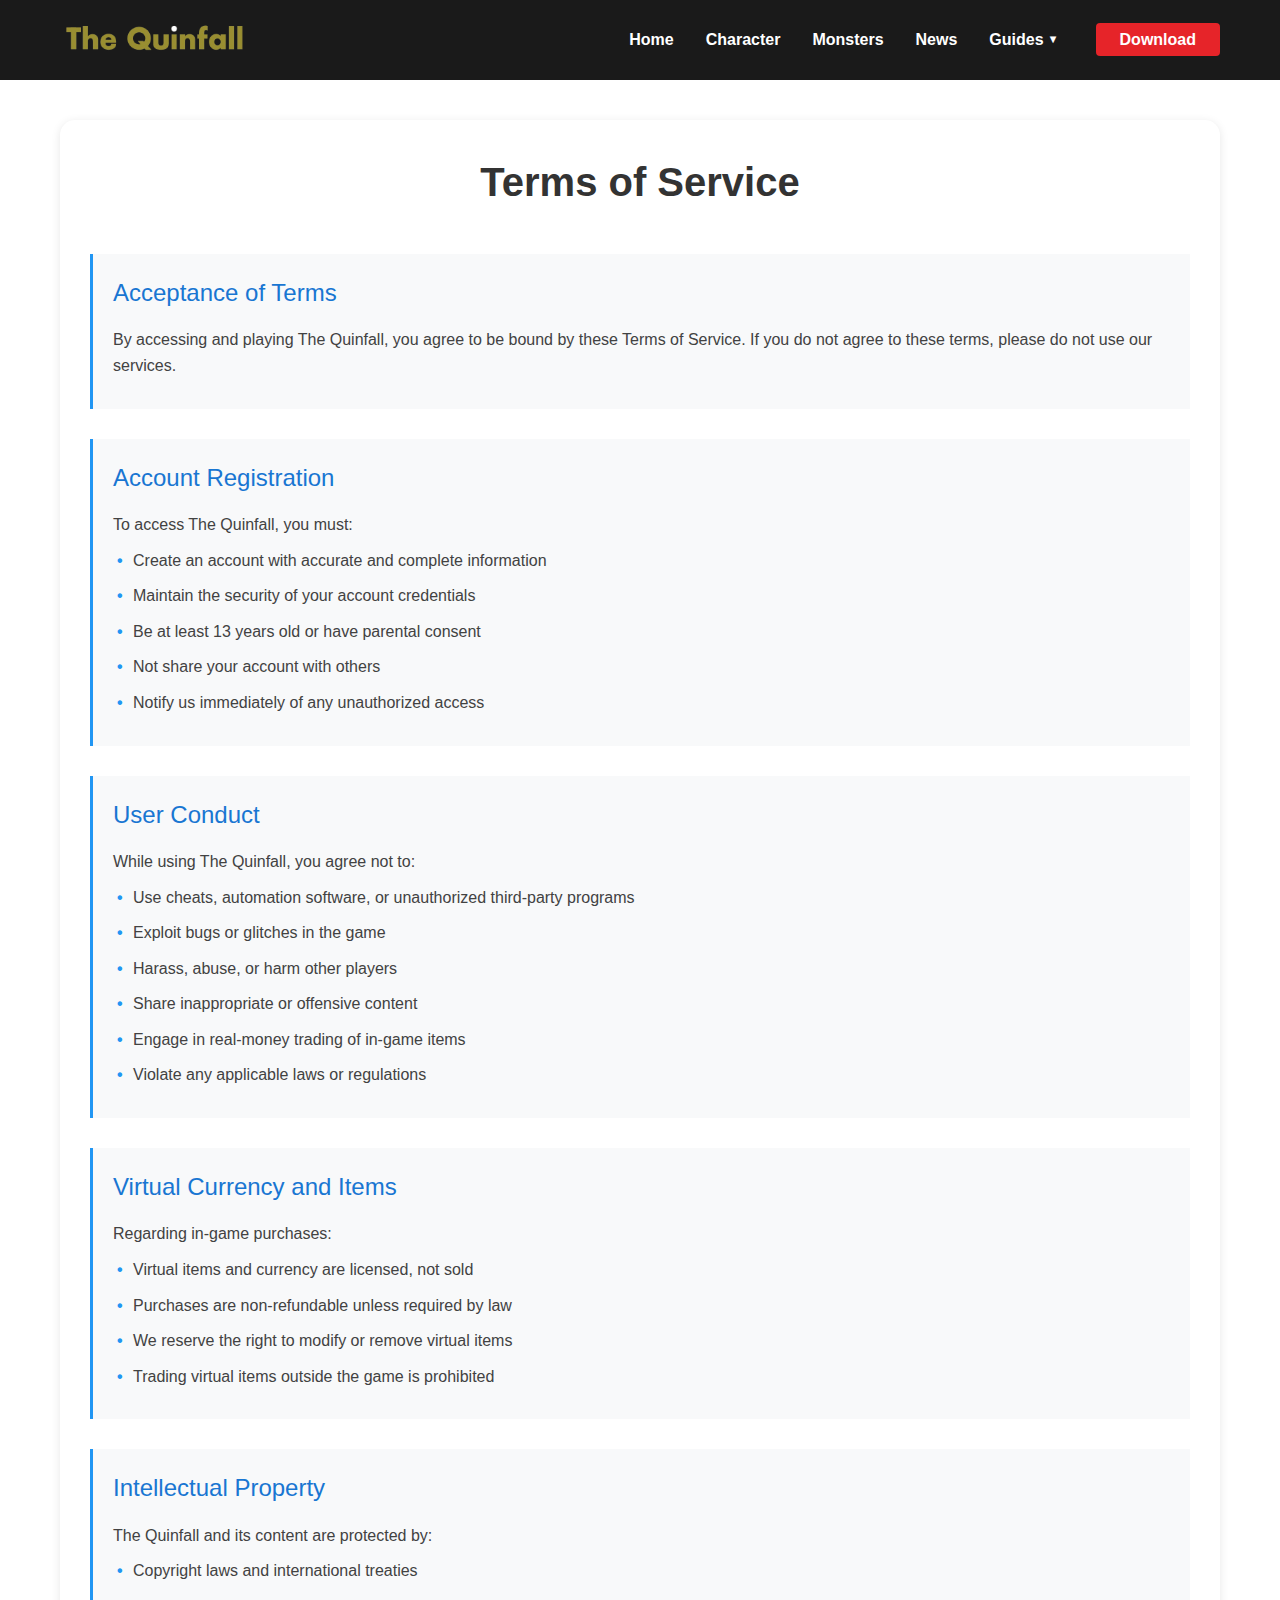
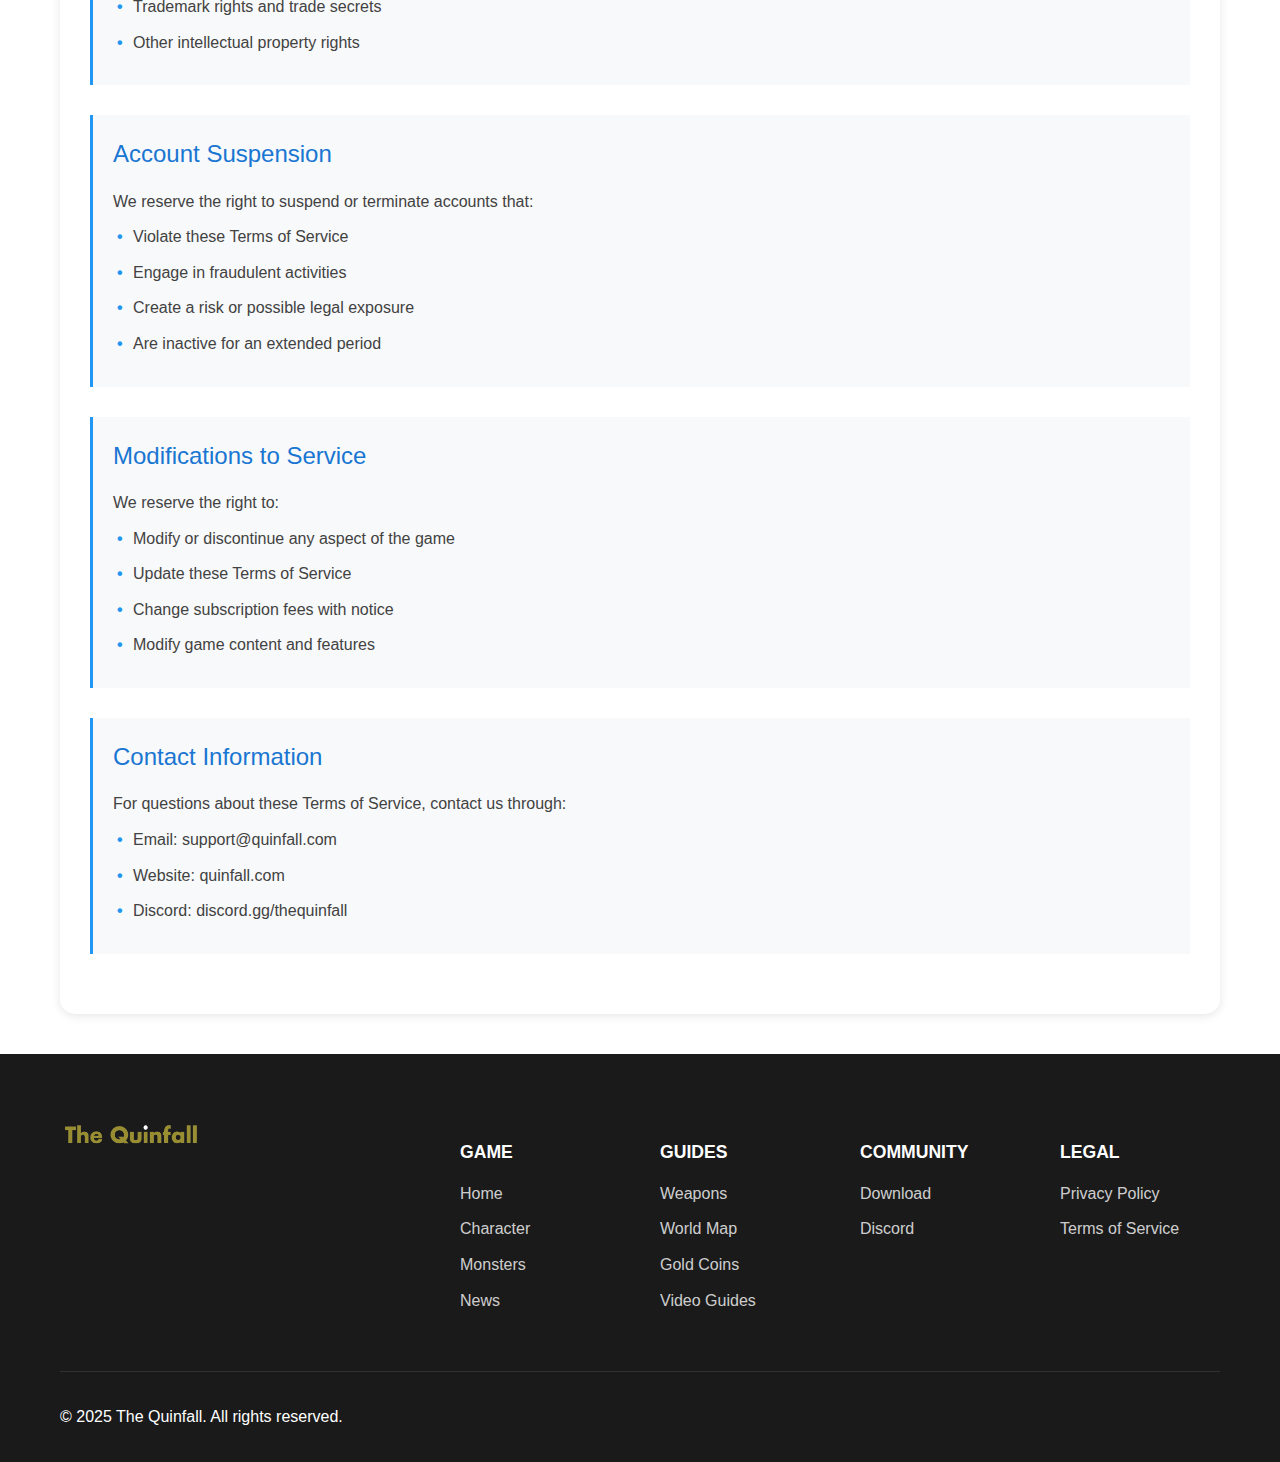
<file: terms-of-service.html>
<!DOCTYPE html>
<html lang="en">
<head>
    <meta charset="UTF-8">
    <meta name="viewport" content="width=device-width, initial-scale=1.0">
    <title>Terms of Service - The Quinfall</title>
    <meta name="description" content="Terms of Service for The Quinfall - Read about our game rules, user agreements, and policies">
    <meta name="keywords" content="the quinfall terms of service, quinfall rules, quinfall user agreement">
    
    <!-- Open Graph / Facebook -->
    <meta property="og:type" content="website">
    <meta property="og:url" content="https://quinfall.com/terms-of-service">
    <meta property="og:title" content="Terms of Service - The Quinfall">
    <meta property="og:description" content="Terms of Service for The Quinfall - Read about our game rules, user agreements, and policies">
    <meta property="og:image" content="https://quinfall.com/static/logo.png">
    <meta property="og:site_name" content="The Quinfall">
    <meta property="og:locale" content="en_US">
    
    <!-- Twitter -->
    <meta name="twitter:card" content="summary_large_image">
    <meta name="twitter:url" content="https://quinfall.com/terms-of-service">
    <meta name="twitter:title" content="Terms of Service - The Quinfall">
    <meta name="twitter:description" content="Terms of Service for The Quinfall - Read about our game rules, user agreements, and policies">
    <meta name="twitter:image" content="https://quinfall.com/static/logo.png">
    
    <!-- Favicon -->
    <link rel="icon" type="image/png" href="static/favicon.ico">
    <link rel="apple-touch-icon" href="https://quinfall.com/static/logo.png">
        <!-- IndexNow -->
        <meta name="IndexNow-Key" content="B362957FC36C5EDDD6079B6D78330424">
    <!-- Canonical -->
    <link rel="canonical" href="https://quinfall.com/terms-of-service">
    <meta name="yandex-verification" content="d40cadd59e30ff97" />
    <!-- Styles -->
    <link rel="stylesheet" href="static/base.css?v=0.5">
    
    <!-- Google Analytics -->
    <script async src="https://www.googletagmanager.com/gtag/js?id=G-NJYFN6CYK8"></script>
    <script>
        window.dataLayer = window.dataLayer || [];
        function gtag(){dataLayer.push(arguments);}
        gtag('js', new Date());
        gtag('config', 'G-NJYFN6CYK8');
    </script>
    <style>
        .section-container {
            max-width: 1200px;
            margin: 0 auto;
            padding: 40px 20px;
            background: #ffffff;
            min-height: calc(100vh - 200px);
        }

        .terms-content {
            background: #ffffff;
            border-radius: 15px;
            padding: 30px;
            box-shadow: 0 2px 10px rgba(0, 0, 0, 0.1);
        }

        .terms-content h1 {
            color: #333333;
            text-align: center;
            font-size: 2.5em;
            margin-bottom: 40px;
            font-weight: 600;
        }

        .terms-section {
            margin-bottom: 30px;
            padding: 20px;
            border-left: 3px solid #2196F3;
            background: #f8f9fa;
        }

        .terms-section h2 {
            color: #1976D2;
            font-size: 1.5em;
            margin-bottom: 15px;
            font-weight: 500;
        }

        .terms-section p, 
        .terms-section li {
            color: #424242;
            line-height: 1.6;
            margin-bottom: 10px;
        }

        .terms-section ul {
            list-style-type: none;
            padding-left: 20px;
        }

        .terms-section li::before {
            content: "•";
            color: #2196F3;
            font-weight: bold;
            display: inline-block;
            width: 1em;
            margin-left: -1em;
        }

        .terms-section strong {
            color: #1976D2;
            font-weight: 500;
        }
    </style>
</head>
<body>
    <header>
        <div class="container">
            <nav>
                <div class="logo">
                    <img src="static/logo.png" alt="The Quinfall Logo">
                </div>
                <ul>
                    <li><a href="/">Home</a></li>
                    <li><a href="/character">Character</a></li>
                    <li><a href="/monsters">Monsters</a></li>
                    <li><a href="/news">News</a></li>
                    <li class="dropdown">
                        <a href="#" class="dropdown-toggle">Guides</a>
                        <ul class="dropdown-menu">
                            <li><a href="/guides/weapons">Weapons</a></li>
                            <li><a href="/guides/world">World Map</a></li>
                            <li><a href="/guides/gold-coins">Gold Coins</a></li>
                            <li><a href="/guides/video-guides">Video Guides</a></li>
                        </ul>
                    </li>
                    <li><a href="/download" class="download-btn">Download</a></li>
                </ul>
                <div class="mobile-menu">
                    <span></span>
                    <span></span>
                    <span></span>
                </div>
            </nav>
        </div>
    </header>

    <main>
        <div class="section-container">
            <div class="terms-content">
                <h1>Terms of Service</h1>
                
                <div class="terms-section">
                    <h2>Acceptance of Terms</h2>
                    <p>By accessing and playing The Quinfall, you agree to be bound by these Terms of Service. If you do not agree to these terms, please do not use our services.</p>
                </div>

                <div class="terms-section">
                    <h2>Account Registration</h2>
                    <p>To access The Quinfall, you must:</p>
                    <ul>
                        <li>Create an account with accurate and complete information</li>
                        <li>Maintain the security of your account credentials</li>
                        <li>Be at least 13 years old or have parental consent</li>
                        <li>Not share your account with others</li>
                        <li>Notify us immediately of any unauthorized access</li>
                    </ul>
                </div>

                <div class="terms-section">
                    <h2>User Conduct</h2>
                    <p>While using The Quinfall, you agree not to:</p>
                    <ul>
                        <li>Use cheats, automation software, or unauthorized third-party programs</li>
                        <li>Exploit bugs or glitches in the game</li>
                        <li>Harass, abuse, or harm other players</li>
                        <li>Share inappropriate or offensive content</li>
                        <li>Engage in real-money trading of in-game items</li>
                        <li>Violate any applicable laws or regulations</li>
                    </ul>
                </div>

                <div class="terms-section">
                    <h2>Virtual Currency and Items</h2>
                    <p>Regarding in-game purchases:</p>
                    <ul>
                        <li>Virtual items and currency are licensed, not sold</li>
                        <li>Purchases are non-refundable unless required by law</li>
                        <li>We reserve the right to modify or remove virtual items</li>
                        <li>Trading virtual items outside the game is prohibited</li>
                    </ul>
                </div>

                <div class="terms-section">
                    <h2>Intellectual Property</h2>
                    <p>The Quinfall and its content are protected by:</p>
                    <ul>
                        <li>Copyright laws and international treaties</li>
                        <li>Trademark rights and trade secrets</li>
                        <li>Other intellectual property rights</li>
                    </ul>
                </div>

                <div class="terms-section">
                    <h2>Account Suspension</h2>
                    <p>We reserve the right to suspend or terminate accounts that:</p>
                    <ul>
                        <li>Violate these Terms of Service</li>
                        <li>Engage in fraudulent activities</li>
                        <li>Create a risk or possible legal exposure</li>
                        <li>Are inactive for an extended period</li>
                    </ul>
                </div>

                <div class="terms-section">
                    <h2>Modifications to Service</h2>
                    <p>We reserve the right to:</p>
                    <ul>
                        <li>Modify or discontinue any aspect of the game</li>
                        <li>Update these Terms of Service</li>
                        <li>Change subscription fees with notice</li>
                        <li>Modify game content and features</li>
                    </ul>
                </div>

                <div class="terms-section">
                    <h2>Contact Information</h2>
                    <p>For questions about these Terms of Service, contact us through:</p>
                    <ul>
                        <li>Email: support@quinfall.com</li>
                        <li>Website: quinfall.com</li>
                        <li>Discord: discord.gg/thequinfall</li>
                    </ul>
                </div>
            </div>
        </div>
    </main>

    <footer>
        <div class="container">
            <div class="footer-content">
                <div class="footer-logo">
                    <img src="static/logo.png" alt="The Quinfall Logo">
                    <div class="social-links">
                        <a href="https://discord.gg/thequinfall" target="_blank" aria-label="Discord">
                            <svg viewBox="0 0 24 24"><path d="M20.317 4.37a19.791 19.791 0 0 0-4.885-1.515a.074.074 0 0 0-.079.037c-.21.375-.444.864-.608 1.25a18.27 18.27 0 0 0-5.487 0a12.64 12.64 0 0 0-.617-1.25a.077.077 0 0 0-.079-.037A19.736 19.736 0 0 0 3.677 4.37a.07.07 0 0 0-.032.027C.533 9.046-.32 13.58.099 18.057a.082.082 0 0 0 .031.057a19.9 19.9 0 0 0 5.993 3.03a.078.078 0 0 0 .084-.028a14.09 14.09 0 0 0 1.226-1.994a.076.076 0 0 0-.041-.106a13.107 13.107 0 0 1-1.872-.892a.077.077 0 0 1-.008-.128a10.2 10.2 0 0 0 .372-.292a.074.074 0 0 1 .077-.01c3.928 1.793 8.18 1.793 12.062 0a.074.074 0 0 1 .078.01c.12.098.246.198.373.292a.077.077 0 0 1-.006.127a12.299 12.299 0 0 1-1.873.892a.077.077 0 0 0-.041.107c.36.698.772 1.362 1.225 1.993a.076.076 0 0 0 .084.028a19.839 19.839 0 0 0 6.002-3.03a.077.077 0 0 0 .032-.054c.5-5.177-.838-9.674-3.549-13.66a.061.061 0 0 0-.031-.03z"/></svg>
                        </a>
                    </div>
                </div>
                <div class="footer-links">
                    <div class="footer-column">
                        <h3>Game</h3>
                        <ul>
                            <li><a href="/">Home</a></li>
                            <li><a href="/character">Character</a></li>
                            <li><a href="/monsters">Monsters</a></li>
                            <li><a href="/news">News</a></li>
                        </ul>
                    </div>
                    <div class="footer-column">
                        <h3>Guides</h3>
                        <ul>
                            <li><a href="/guides/weapons">Weapons</a></li>
                            <li><a href="/guides/world">World Map</a></li>
                            <li><a href="/guides/gold-coins">Gold Coins</a></li>
                            <li><a href="/guides/video-guides">Video Guides</a></li>
                        </ul>
                    </div>
                    <div class="footer-column">
                        <h3>Community</h3>
                        <ul>
                            <li><a href="/download">Download</a></li>
                            <li><a href="https://discord.gg/thequinfall" target="_blank">Discord</a></li>
                        </ul>
                    </div>
                    <div class="footer-column">
                        <h3>Legal</h3>
                        <ul>
                            <li><a href="/privacy-policy">Privacy Policy</a></li>
                            <li><a href="/terms-of-service">Terms of Service</a></li>
                        </ul>
                    </div>
                </div>
            </div>
            <div class="footer-bottom">
                <p>© 2025 The Quinfall. All rights reserved.</p>
            </div>
        </div>
    </footer>
</body>
</html>
</file>
<file: static/base.css>
/* Reset and base styles */
  * {
    margin: 0;
    padding: 0;
    box-sizing: border-box;
}

:root {
    --primary-color: #e62429;
    --secondary-color: #1a1a1a;
    --text-color: #333;
    --light-bg: #f5f5f5;
    --white: #ffffff;
}

body {
    font-family: 'Arial', sans-serif;
    line-height: 1.6;
    color: var(--text-color);
    overflow-x: hidden;
}

.container {
    max-width: 1200px;
    margin: 0 auto;
    padding: 0 20px;
}

/* Header styles */
header {
    background: var(--secondary-color);
    position: fixed;
    width: 100%;
    top: 0;
    z-index: 1000;
    padding: 1rem 0;
}

nav {
    display: flex;
    justify-content: space-between;
    align-items: center;
}

.logo img {
    height: 40px;
    width: auto;
}

nav ul {
    display: flex;
    list-style: none;
    gap: 2rem;
}

nav a {
    color: var(--white);
    text-decoration: none;
    font-weight: 600;
    transition: color 0.3s;
}

nav a:hover {
    color: var(--primary-color);
}

.download-btn {
    background: var(--primary-color);
    padding: 0.5rem 1.5rem;
    border-radius: 4px;
}

.download-btn:hover {
    background: #c41e23;
    color: var(--white);
}

/* Hero section */
.hero {
    height: 100vh;
    position: relative;
    display: flex;
    align-items: center;
    color: var(--white);
    overflow: hidden;
    background: url('images/mavelrivals.avif') no-repeat center center;
    background-size: cover;
}

.hero::before {
    content: '';
    position: absolute;
    top: 0;
    left: 0;
    width: 100%;
    height: 100%;
    background: rgba(0, 0, 0, 0.4);
    z-index: 0;
}

.hero-content {
    max-width: 800px;
    margin: 0 auto;
    text-align: center;
    position: relative;
    z-index: 1;
}

.hero h1 {
    font-size: 4rem;
    margin-bottom: 1.5rem;
    text-shadow: 2px 2px 4px rgba(0,0,0,0.5);
}

.hero p {
    font-size: 1.2rem;
    margin-bottom: 2rem;
}

.hero-buttons {
    display: flex;
    gap: 1rem;
    justify-content: center;
    flex-wrap: wrap;
}

.platform-btn {
    display: flex;
    align-items: center;
    gap: 0.5rem;
    padding: 0.8rem 1.5rem;
    border-radius: 4px;
    text-decoration: none;
    font-weight: 600;
    transition: all 0.3s;
    background: rgba(0, 0, 0, 0.7);
    color: var(--white);
    border: 1px solid rgba(255, 255, 255, 0.2);
}

.platform-btn:hover {
    background: rgba(255, 255, 255, 0.1);
    transform: translateY(-2px);
}

.platform-btn svg {
    width: 24px;
    height: 24px;
    fill: currentColor;
}

/* 响应式调整 */
@media (max-width: 768px) {
    .hero-buttons {
        flex-direction: column;
        align-items: center;
    }
    
    .platform-btn {
        width: 100%;
        justify-content: center;
    }
}

/* About section */
.about {
    padding: 8rem 0;
    min-height: 100vh;
    background: url('images/sjg-bg_ddc12fc.jpg') no-repeat center center;
    background-size: cover;
    position: relative;
    display: flex;
    align-items: center;
}

.about .container {
    position: relative;
    z-index: 1;
    width: 100%;
}

.about-content {
    max-width: 600px;
    padding: 2rem;
    text-align: left;
    border-radius: 8px;
    margin-left: 0;
}

.about-text {
    color: var(--text-color);
    position: relative;
    z-index: 1;
}

.about h2 {
    color: var(--secondary-color);
    text-align: left;
    margin-bottom: 2rem;
}

.feature-list li {
    color: var(--text-color);
}

.feature-list {
    margin-top: 2rem;
    list-style: none;
}

.feature-list li {
    margin-bottom: 1rem;
    padding-left: 2rem;
    position: relative;
}

.feature-list li::before {
    content: '✓';
    color: var(--primary-color);
    position: absolute;
    left: 0;
}

/* Footer styles */
footer {
    background: var(--secondary-color);
    color: var(--white);
    padding: 4rem 0 2rem;
}

.footer-content {
    display: grid;
    grid-template-columns: 1fr 2fr;
    gap: 4rem;
    margin-bottom: 3rem;
}

.footer-logo img {
    width: 150px;
}

.footer-links {
    display: grid;
    grid-template-columns: repeat(3, 1fr);
    gap: 2rem;
}

.footer-column h3 {
    margin-bottom: 1.5rem;
    font-size: 1.2rem;
}

.footer-column ul {
    list-style: none;
}

.footer-column ul li {
    margin-bottom: 0.8rem;
}

.footer-column a {
    color: var(--white);
    text-decoration: none;
    transition: color 0.3s;
}

.footer-column a:hover {
    color: var(--primary-color);
}

.footer-bottom {
    border-top: 1px solid rgba(255,255,255,0.1);
    padding-top: 2rem;
    display: flex;
    justify-content: space-between;
    align-items: center;
}

.social-links {
    display: flex;
    gap: 1.5rem;
}

.social-links a {
    color: var(--white);
    text-decoration: none;
    transition: color 0.3s;
}

.social-links a:hover {
    color: var(--primary-color);
}

/* Mobile menu */
.mobile-menu {
    display: none;
    flex-direction: column;
    gap: 4px;
    cursor: pointer;
}

.mobile-menu span {
    width: 25px;
    height: 3px;
    background: var(--white);
    transition: all 0.3s;
}

/* Responsive design */
@media (max-width: 768px) {
    nav ul {
        display: none;
    }

    .mobile-menu {
        display: flex;
    }

    .hero h1 {
        font-size: 2.5rem;
    }

    .about-content {
        grid-template-columns: 1fr;
    }

    .footer-content {
        grid-template-columns: 1fr;
    }

    .footer-links {
        grid-template-columns: 1fr 1fr;
    }

    .footer-bottom {
        flex-direction: column;
        text-align: center;
        gap: 1rem;
    }
}

/* Features Section */
.features {
    background: var(--light-bg);
    padding: 5rem 0;
}

.features h2 {
    text-align: center;
    margin-bottom: 3rem;
}

.features-grid {
    display: grid;
    grid-template-columns: repeat(auto-fit, minmax(300px, 1fr));
    gap: 2rem;
}

.feature-card {
    background: var(--white);
    padding: 2rem;
    border-radius: 8px;
    text-align: center;
    box-shadow: 0 4px 6px rgba(0,0,0,0.1);
    transition: transform 0.3s ease;
}

.feature-card:hover {
    transform: translateY(-5px);
}

.feature-card svg {
    width: 80px;
    height: 80px;
    margin-bottom: 1.5rem;
    fill: var(--primary-color);
}

/* Characters Section */
.characters {
    padding: 5rem 0;
    background: var(--white);
}

.characters h2 {
    text-align: center;
    margin-bottom: 3rem;
    font-size: 2.5rem;
}

.character-grid {
    display: grid;
    grid-template-columns: repeat(auto-fit, minmax(300px, 1fr));
    gap: 2rem;
    margin-bottom: 3rem;
}

.character-card {
    background: var(--light-bg);
    border-radius: 8px;
    overflow: hidden;
    transition: transform 0.3s ease;
}

.character-card:hover {
    transform: translateY(-5px);
}

.character-image img {
    width: 100%;
    height: 300px;
    object-fit: cover;
}

.character-info {
    padding: 1.5rem;
}

.role {
    display: inline-block;
    padding: 0.3rem 1rem;
    background: var(--primary-color);
    color: var(--white);
    border-radius: 20px;
    font-size: 0.9rem;
    margin: 0.5rem 0;
}

/* News Section */
.news {
    background: var(--light-bg);
    padding: 5rem 0;
}

.news h2 {
    text-align: center;
    margin-bottom: 3rem;
    font-size: 2.5rem;
}

.news-grid {
    margin: 0 auto;
}

.news-card {
    background: var(--white);
    border-radius: 12px;
    overflow: hidden;
    box-shadow: 0 4px 12px rgba(0,0,0,0.1);
    transition: transform 0.3s ease;
    max-width: 1200px;
    margin: 0 auto;
}

.news-card:hover {
    transform: translateY(-5px);
}

.news-card img {
    width: 100%;
    height: 400px;
    object-fit: cover;
}

.news-content {
    padding: 2rem;
}

.date {
    color: #666;
    font-size: 1rem;
    font-weight: 500;
}

.news-content h3 {
    font-size: 1.5rem;
    margin: 0.5rem 0 1rem;
    color: var(--secondary-color);
}

.news-content p {
    color: #444;
    line-height: 1.6;
    margin-bottom: 1.5rem;
}

.read-more {
    display: inline-block;
    color: var(--primary-color);
    text-decoration: none;
    font-weight: 600;
    font-size: 1.1rem;
    transition: color 0.3s;
}

.read-more:hover {
    color: #c41e23;
}

/* 新闻部分的响应式调整 */
@media (max-width: 768px) {
    .news-card img {
        height: 300px;
    }
    
    .news-content {
        padding: 1.5rem;
    }
}

/* FAQ Section */
.faq {
    padding: 5rem 0;
    background: var(--light-bg);
}

.faq h2 {
    text-align: center;
    margin-bottom: 3rem;
}

.faq-grid {
    display: grid;
    gap: 1.5rem;
    margin: 0 auto;
}

.faq-item {
    background: var(--white);
    padding: 2rem;
    border-radius: 12px;
    box-shadow: 0 4px 12px rgba(0,0,0,0.05);
    transition: all 0.3s ease;
    cursor: pointer;
    border: 1px solid rgba(0,0,0,0.05);
}

.faq-item:hover {
    transform: translateY(-2px);
    box-shadow: 0 6px 16px rgba(0,0,0,0.1);
    border-color: var(--primary-color);
}

.faq-item h3 {
    margin-bottom: 1rem;
    color: var(--secondary-color);
    font-size: 1.2rem;
    display: flex;
    justify-content: space-between;
    align-items: center;
}

.faq-item h3::after {
    content: '+';
    color: var(--primary-color);
    font-size: 1.5rem;
    font-weight: 300;
}

.faq-item p {
    color: #666;
    line-height: 1.6;
    margin: 0;
}

/* FAQ 响应式调整 */
@media (max-width: 768px) {
    .faq-grid {
        grid-template-columns: 1fr;
        padding: 0 1rem;
    }
    
    .faq-item {
        padding: 1.5rem;
    }
}

/* 可以添加网格布局，在宽屏上显示两列 */
@media (min-width: 992px) {
    .faq-grid {
        grid-template-columns: repeat(2, 1fr);  /* 在大屏幕上显示两列 */
    }
}

/* 更新平台按钮样式 */
.platforms {
    display: flex;
    gap: 1.5rem;
    justify-content: center;
    flex-wrap: wrap;
    margin-top: 2rem;
}

.platforms a {
    transition: transform 0.3s ease;
}

.platforms a:hover {
    transform: translateY(-5px);
}

.platforms img {
    height: 40px;  /* 调整图标大小 */
    width: auto;
}

/* 响应式调整 */
@media (max-width: 768px) {
    .platforms {
        gap: 1rem;
    }
    
    .platforms img {
        height: 35px;
    }
}

/* 添加 main 元素的样式 */
main {
    padding-top: 80px; /* 为固定定位的 header 留出空间 */
    min-height: calc(100vh - 80px); /* 确保内容区域填满剩余视口高度 */
}

.countdown-container {
    display: flex;
    justify-content: center;
    gap: 20px;
    margin: 30px 0;
}

.countdown-item {
    background: rgba(230, 36, 41, 0.9);
    padding: 20px;
    border-radius: 10px;
    min-width: 100px;
    text-align: center;
    box-shadow: 0 4px 6px rgba(0, 0, 0, 0.1);
}

.countdown-item span {
    display: block;
    color: white;
}

.countdown-item span:first-child {
    font-size: 2.5em;
    font-weight: bold;
    margin-bottom: 5px;
}

.countdown-item .label {
    font-size: 0.9em;
    text-transform: uppercase;
    opacity: 0.9;
}

@media (max-width: 600px) {
    .countdown-container {
        gap: 10px;
    }
    
    .countdown-item {
        min-width: 70px;
        padding: 10px;
    }
    
    .countdown-item span:first-child {
        font-size: 1.8em;
    }
    
    .countdown-item .label {
        font-size: 0.8em;
    }
}

.release-date {
    text-align: center;
    margin-bottom: 15px;
    color: #e62429;
    font-size: 1.2em;
    font-weight: bold;
    text-transform: uppercase;
    letter-spacing: 1px;
}

.release-date span {
    background: rgba(255, 255, 255, 0.9);
    padding: 8px 20px;
    border-radius: 20px;
    display: inline-block;
}

/* 添加下拉菜单相关样式 */
.dropdown {
    position: relative;
}

.dropdown-toggle {
    padding-right: 20px !important;
}

.dropdown-toggle::after {
    content: '▼';
    font-size: 0.7em;
    margin-left: 5px;
    position: absolute;
    right: 5px;
    top: 50%;
    transform: translateY(-50%);
}

.dropdown-menu {
    display: none;
    position: absolute;
    top: 100%;
    left: 0;
    background: rgba(0, 0, 0, 0.9);
    min-width: 180px;
    border-radius: 4px;
    padding: 8px 0;
    box-shadow: 0 2px 8px rgba(0, 0, 0, 0.2);
    z-index: 1000;
}

.dropdown:hover .dropdown-menu {
    display: block;
    animation: fadeIn 0.2s ease-in-out;
}

.dropdown-menu li {
    display: block;
    margin: 0;
}

.dropdown-menu a {
    color: white;
    padding: 10px 20px;
    display: block;
    font-size: 0.95em;
    transition: background-color 0.2s;
}

.dropdown-menu a:hover {
    background: rgba(230, 36, 41, 0.8);
    color: white;
}

@keyframes fadeIn {
    from {
        opacity: 0;
        transform: translateY(-10px);
    }
    to {
        opacity: 1;
        transform: translateY(0);
    }
}

/* 移动端适配 */
@media (max-width: 768px) {
    .dropdown-menu {
        position: static;
        background: transparent;
        box-shadow: none;
        padding-left: 20px;
    }

    .dropdown-toggle::after {
        right: 0;
    }

    .dropdown-menu a {
        padding: 8px 15px;
    }
}

.footer-links {
    display: flex;
    justify-content: space-between;
    gap: 40px;
    margin-top: 20px;
}

.footer-column {
    min-width: 160px;
}

.footer-column h3 {
    color: #fff;
    font-size: 1.1em;
    margin-bottom: 15px;
    text-transform: uppercase;
}

.footer-column ul {
    list-style: none;
    padding: 0;
    margin: 0;
}

.footer-column ul li {
    margin-bottom: 10px;
}

.footer-column ul li a {
    color: rgba(255, 255, 255, 0.8);
    text-decoration: none;
    transition: color 0.3s;
}

.footer-column ul li a:hover {
    color: #e62429;
}

@media (max-width: 768px) {
    .footer-links {
        flex-wrap: wrap;
        gap: 30px;
    }

    .footer-column {
        flex: 0 0 calc(50% - 15px);
        min-width: auto;
    }
}
</file>
